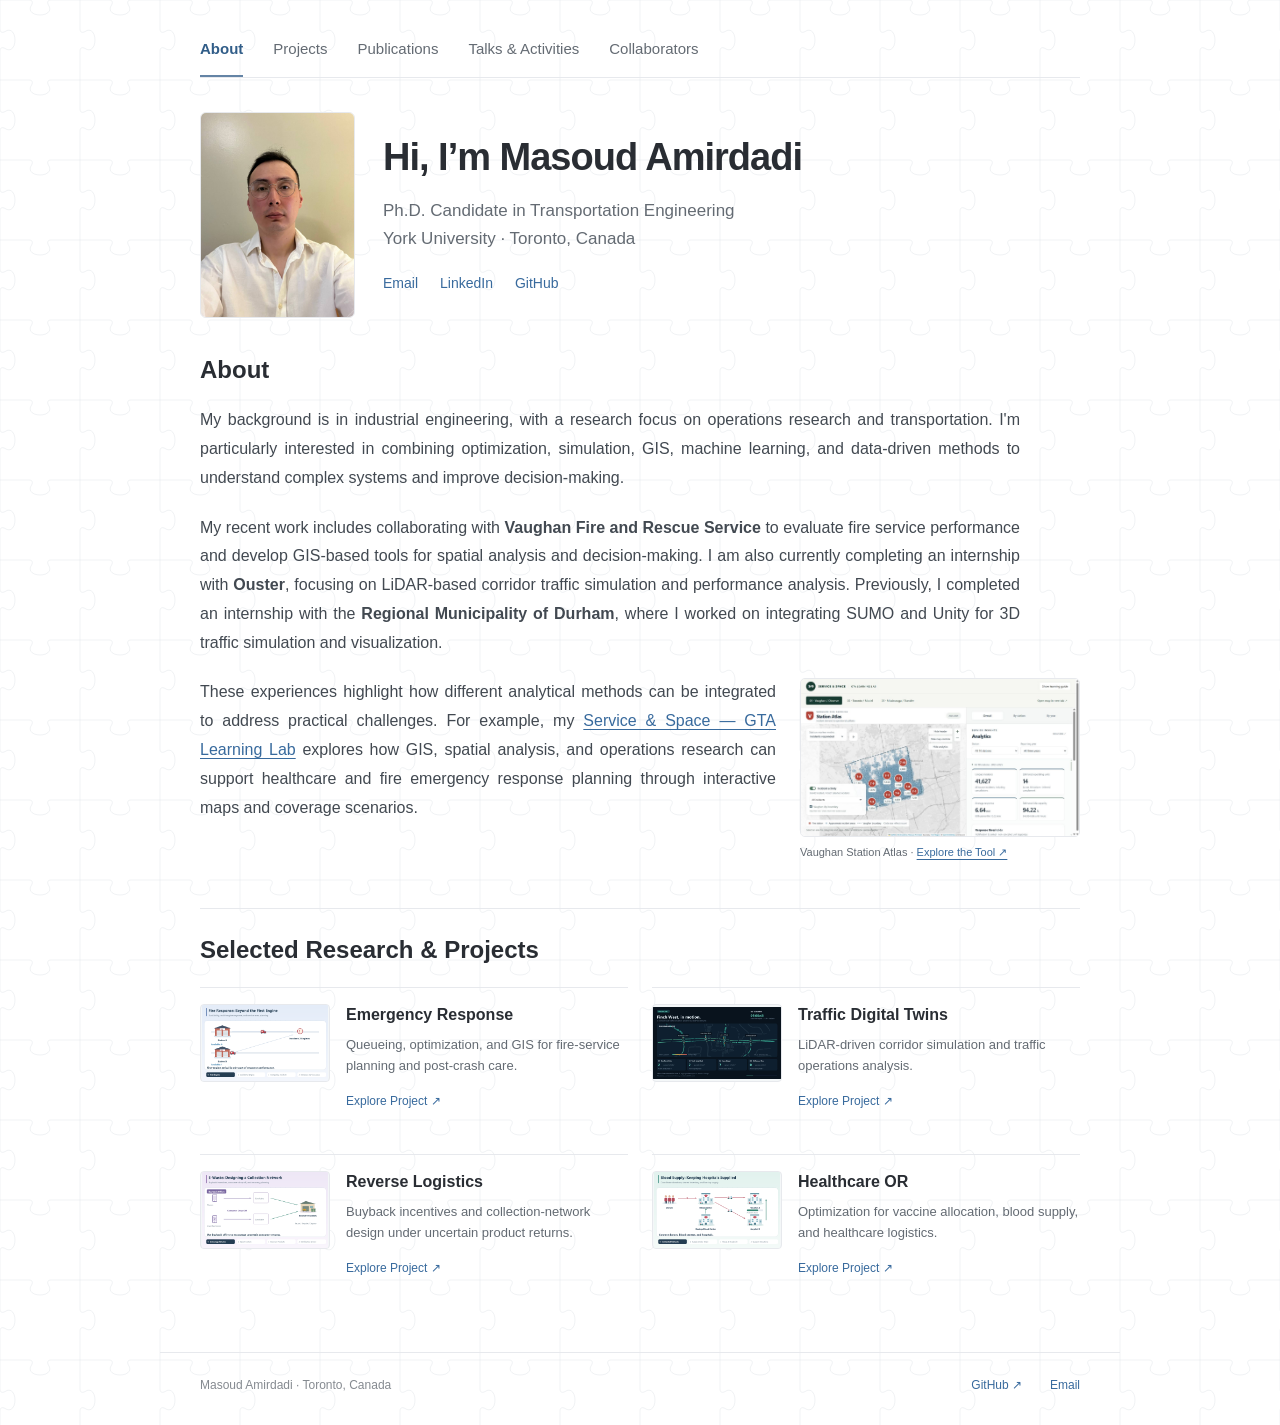
<file: index.html>
<!doctype html><html lang="en"><head><meta charset="utf-8"><meta name="viewport" content="width=device-width, initial-scale=1"><meta name="description" content="Masoud Amirdadi's research in operations research and transportation."><title>Research Portfolio | Masoud Amirdadi</title><link rel="icon" href="assets/favicon.svg" type="image/svg+xml"><meta name="theme-color" content="#315d88"><link rel="stylesheet" href="style.css?v=publications-1"></head><body class="home"><a class="skip" href="#main">Skip to content</a><main id="main"><nav class="page-tabs" aria-label="Main navigation"><a href="index.html" aria-current="page">About</a><a href="projects.html">Projects</a><a href="publications.html">Publications</a><a href="activities.html">Talks &amp; Activities</a><a href="collaborators.html">Collaborators</a></nav><section class="profile"><img class="profile-portrait" src="assets/masoud-amirdadi-portrait.png" alt="Masoud Amirdadi" width="248" height="331"><div class="profile-details"><h1>Hi, I’m Masoud Amirdadi</h1><p class="position">Ph.D. Candidate in Transportation Engineering<br>York University · Toronto, Canada</p><div class="profile-links"><a href="mailto:masoud92@yorku.ca">Email</a><a href="https://www.linkedin.com/in/masoud-amirdadi-058742201/">LinkedIn</a><a href="https://github.com/Masoud-Amirdadi">GitHub</a></div></div></section><section id="about" class="intro"><h2>About</h2><p>My background is in industrial engineering, with a research focus on operations research and transportation. I'm particularly interested in combining optimization, simulation, GIS, machine learning, and data-driven methods to understand complex systems and improve decision-making.</p><p>My recent work includes collaborating with <strong>Vaughan Fire and Rescue Service</strong> to evaluate fire service performance and develop GIS-based tools for spatial analysis and decision-making. I am also currently completing an internship with <strong>Ouster</strong>, focusing on LiDAR-based corridor traffic simulation and performance analysis. Previously, I completed an internship with the <strong>Regional Municipality of Durham</strong>, where I worked on integrating SUMO and Unity for 3D traffic simulation and visualization.</p><div class="intro-tool"><p>These experiences highlight how different analytical methods can be integrated to address practical challenges. For example, my <a href="https://masoud-amirdadi.github.io/Fire_Stations_Coverage_GTA/">Service &amp; Space — GTA Learning Lab</a> explores how GIS, spatial analysis, and operations research can support healthcare and fire emergency response planning through interactive maps and coverage scenarios.</p><figure class="intro-tool-preview"><a href="https://masoud-amirdadi.github.io/Fire_Stations_Coverage_GTA/" aria-label="Explore Service and Space — GTA Learning Lab"><img src="assets/service-space-preview.png" alt="Service and Space: Vaughan station atlas with an interactive fire-station map and service analytics." width="1265" height="712" loading="lazy"></a><figcaption>Vaughan Station Atlas · <a href="https://masoud-amirdadi.github.io/Fire_Stations_Coverage_GTA/">Explore the Tool ↗</a></figcaption></figure></div></section><section class="home-research" aria-labelledby="home-research-title"><h2 id="home-research-title">Selected Research &amp; Projects</h2><div class="research-preview-grid"><a class="research-preview" href="projects.html#emergency"><img src="assets/fire-response-poster.png" alt="" loading="lazy" width="900" height="540"><div><h3>Emergency Response</h3><p>Queueing, optimization, and GIS for fire-service planning and post-crash care.</p><span class="preview-link">Explore Project ↗</span></div></a><a class="research-preview" href="projects.html#transport"><img src="assets/finch-west-poster.jpg" alt="" loading="lazy" width="900" height="540"><div><h3>Traffic Digital Twins</h3><p>LiDAR-driven corridor simulation and traffic operations analysis.</p><span class="preview-link">Explore Project ↗</span></div></a><a class="research-preview" href="projects.html#reverse"><img src="assets/reverse-credibility-poster.png" alt="" loading="lazy" width="900" height="540"><div><h3>Reverse Logistics</h3><p>Buyback incentives and collection-network design under uncertain product returns.</p><span class="preview-link">Explore Project ↗</span></div></a><a class="research-preview" href="projects.html#healthcare"><img src="assets/blood-supply-poster.png" alt="" loading="lazy" width="900" height="540"><div><h3>Healthcare OR</h3><p>Optimization for vaccine allocation, blood supply, and healthcare logistics.</p><span class="preview-link">Explore Project ↗</span></div></a></div></section></main><footer><span>Masoud Amirdadi · Toronto, Canada</span><a href="https://github.com/Masoud-Amirdadi">GitHub ↗</a><a href="mailto:masoud92@yorku.ca">Email</a></footer><script src="script.js?v=media-2"></script></body></html>
</file>
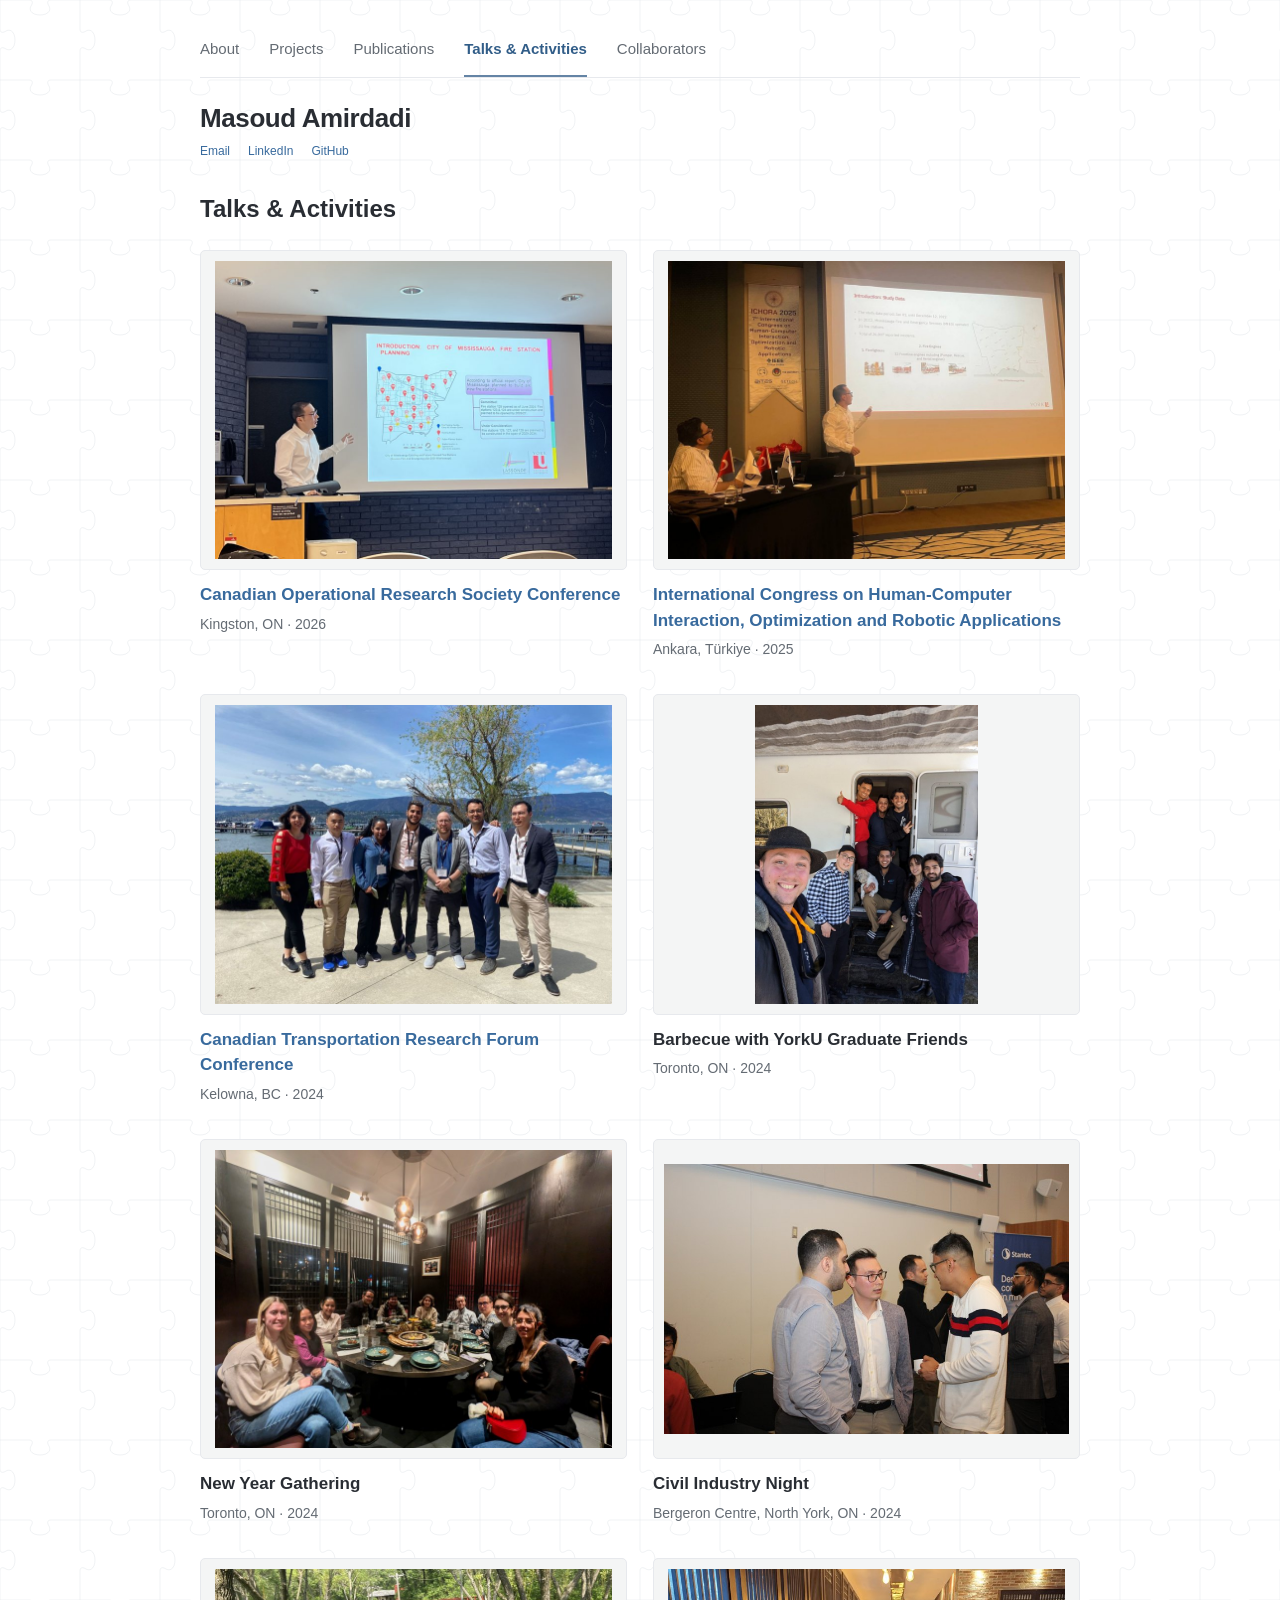
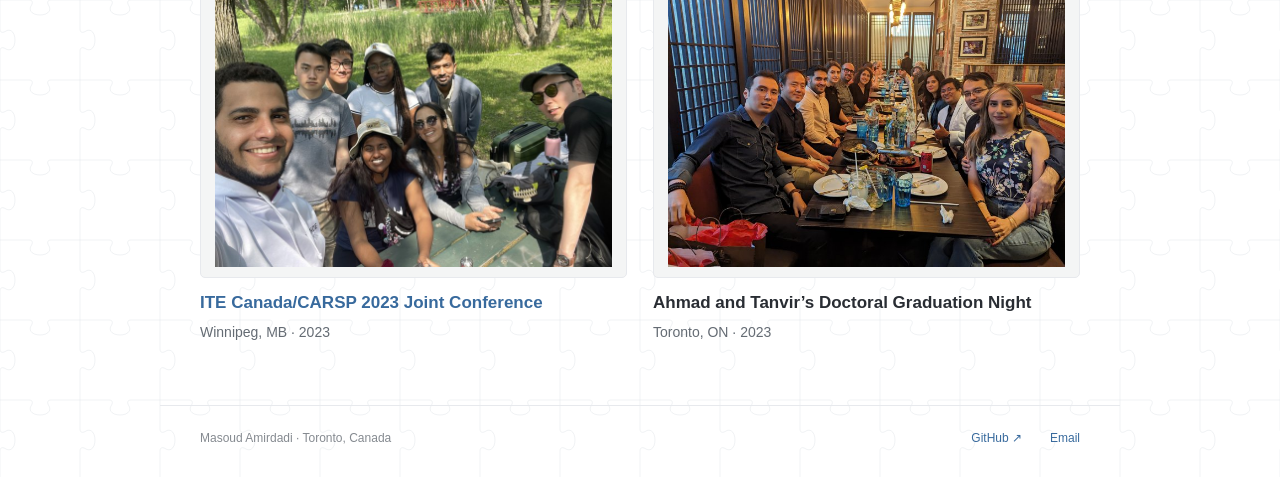
<file: activities.html>
<!doctype html><html lang="en"><head><meta charset="utf-8"><meta name="viewport" content="width=device-width, initial-scale=1"><meta name="description" content="Masoud Amirdadi's research in operations research and transportation."><title>Talks &amp; Activities | Masoud Amirdadi</title><link rel="icon" href="assets/favicon.svg" type="image/svg+xml"><meta name="theme-color" content="#315d88"><link rel="stylesheet" href="style.css?v=publications-1"></head><body class="home subpage"><a class="skip" href="#main">Skip to content</a><main id="main"><nav class="page-tabs" aria-label="Main navigation"><a href="index.html">About</a><a href="projects.html">Projects</a><a href="publications.html">Publications</a><a href="activities.html" aria-current="page">Talks &amp; Activities</a><a href="collaborators.html">Collaborators</a></nav><section class="profile"><div class="profile-details"><h1>Masoud Amirdadi</h1><div class="profile-links"><a href="mailto:masoud92@yorku.ca">Email</a><a href="https://www.linkedin.com/in/masoud-amirdadi-058742201/">LinkedIn</a><a href="https://github.com/Masoud-Amirdadi">GitHub</a></div></div></section><section class="activities"><h2>Talks &amp; Activities</h2><div class="activity-grid"><figure class="activity-card"><a class="gallery-photo" href="assets/activities/cors-2026.jpg" data-caption="Canadian Operational Research Society Conference · Kingston, ON · 2026" aria-label="Enlarge photo: Canadian Operational Research Society Conference · Kingston, ON · 2026"><img src="assets/activities/cors-2026-thumb.jpg" alt="Presentation on Mississauga fire-station planning at the Canadian Operational Research Society Conference in Kingston in 2026" loading="lazy"></a><figcaption><h3><a href="https://site.pheedloop.com/event/cors2026/home">Canadian Operational Research Society Conference</a></h3><p>Kingston, ON · 2026</p></figcaption></figure><figure class="activity-card"><a class="gallery-photo" href="assets/activities/ankara-2025.jpg?v=presentation" data-caption="International Congress on Human-Computer Interaction, Optimization and Robotic Applications · Ankara, Türkiye · 2025" aria-label="Enlarge photo: International Congress on Human-Computer Interaction, Optimization and Robotic Applications · Ankara, Türkiye · 2025"><img src="assets/activities/ankara-2025-thumb.jpg?v=presentation" alt="Presenting fire emergency response research at ICHORA 2025 in Ankara" loading="lazy"></a><figcaption><h3><a href="https://ichoracongress.com/">International Congress on Human-Computer Interaction, Optimization and Robotic Applications</a></h3><p>Ankara, Türkiye · 2025</p></figcaption></figure><figure class="activity-card"><a class="gallery-photo" href="assets/activities/ctrf-2024.jpg" data-caption="Canadian Transportation Research Forum Conference · Kelowna, BC · 2024" aria-label="Enlarge photo: Canadian Transportation Research Forum Conference · Kelowna, BC · 2024"><img src="assets/activities/ctrf-2024-thumb.jpg" alt="Group photograph at Canadian Transportation Research Forum Conference · Kelowna, BC · 2024" loading="lazy"></a><figcaption><h3><a href="https://www.linkedin.com/company/ctrf-grtc/">Canadian Transportation Research Forum Conference</a></h3><p>Kelowna, BC · 2024</p></figcaption></figure><figure class="activity-card"><a class="gallery-photo" href="assets/activities/yorku-barbecue-2024.jpg" data-caption="Barbecue with YorkU Graduate Friends · Toronto, ON · 2024" aria-label="Enlarge photo: Barbecue with YorkU Graduate Friends · Toronto, ON · 2024"><img src="assets/activities/yorku-barbecue-2024-thumb.jpg" alt="Group photograph at Barbecue with YorkU Graduate Friends · Toronto, ON · 2024" loading="lazy"></a><figcaption><h3>Barbecue with YorkU Graduate Friends</h3><p>Toronto, ON · 2024</p></figcaption></figure><figure class="activity-card"><a class="gallery-photo" href="assets/activities/holiday-2024.jpg" data-caption="New Year Gathering · Toronto, ON · 2024" aria-label="Enlarge photo: New Year Gathering · Toronto, ON · 2024"><img src="assets/activities/holiday-2024-thumb.jpg" alt="Group photograph at New Year Gathering · Toronto, ON · 2024" loading="lazy"></a><figcaption><h3>New Year Gathering</h3><p>Toronto, ON · 2024</p></figcaption></figure><figure class="activity-card"><a class="gallery-photo" href="assets/activities/civil-industry-2024.jpg" data-caption="Civil Industry Night · Bergeron Centre, North York, ON · 2024" aria-label="Enlarge photo: Civil Industry Night · Bergeron Centre, North York, ON · 2024"><img src="assets/activities/civil-industry-2024-thumb.jpg" alt="Group photograph at Civil Industry Night · Bergeron Centre, North York, ON · 2024" loading="lazy"></a><figcaption><h3>Civil Industry Night</h3><p>Bergeron Centre, North York, ON · 2024</p></figcaption></figure><figure class="activity-card"><a class="gallery-photo" href="assets/activities/winnipeg-conference.jpg" data-caption="ITE Canada/CARSP 2023 Joint Conference · Winnipeg, MB · 2023" aria-label="Enlarge photo: ITE Canada/CARSP 2023 Joint Conference · Winnipeg, MB · 2023"><img src="assets/activities/winnipeg-conference-thumb.jpg" alt="Group photograph at ITE Canada/CARSP 2023 Joint Conference · Winnipeg, MB · 2023" loading="lazy"></a><figcaption><h3><a href="https://carsp.ca/en/events-and-training/conference/past-conferences/ite-canada-carsp-2023-joint-conference/">ITE Canada/CARSP 2023 Joint Conference</a></h3><p>Winnipeg, MB · 2023</p></figcaption></figure><figure class="activity-card"><a class="gallery-photo" href="assets/activities/doctoral-graduation-2023.jpg" data-caption="Ahmad and Tanvir’s Doctoral Graduation Night · Toronto, ON · 2023" aria-label="Enlarge photo: Ahmad and Tanvir’s Doctoral Graduation Night · Toronto, ON · 2023"><img src="assets/activities/doctoral-graduation-2023-thumb.jpg" alt="Group photograph at Ahmad and Tanvir’s Doctoral Graduation Night · Toronto, ON · 2023" loading="lazy"></a><figcaption><h3>Ahmad and Tanvir’s Doctoral Graduation Night</h3><p>Toronto, ON · 2023</p></figcaption></figure></div></section><dialog class="photo-viewer" aria-labelledby="photo-caption"><button type="button" class="photo-close" aria-label="Close photo">Close ×</button><img alt=""><p id="photo-caption"></p></dialog></main><footer><span>Masoud Amirdadi · Toronto, Canada</span><a href="https://github.com/Masoud-Amirdadi">GitHub ↗</a><a href="mailto:masoud92@yorku.ca">Email</a></footer><script src="script.js?v=media-2"></script></body></html>
</file>
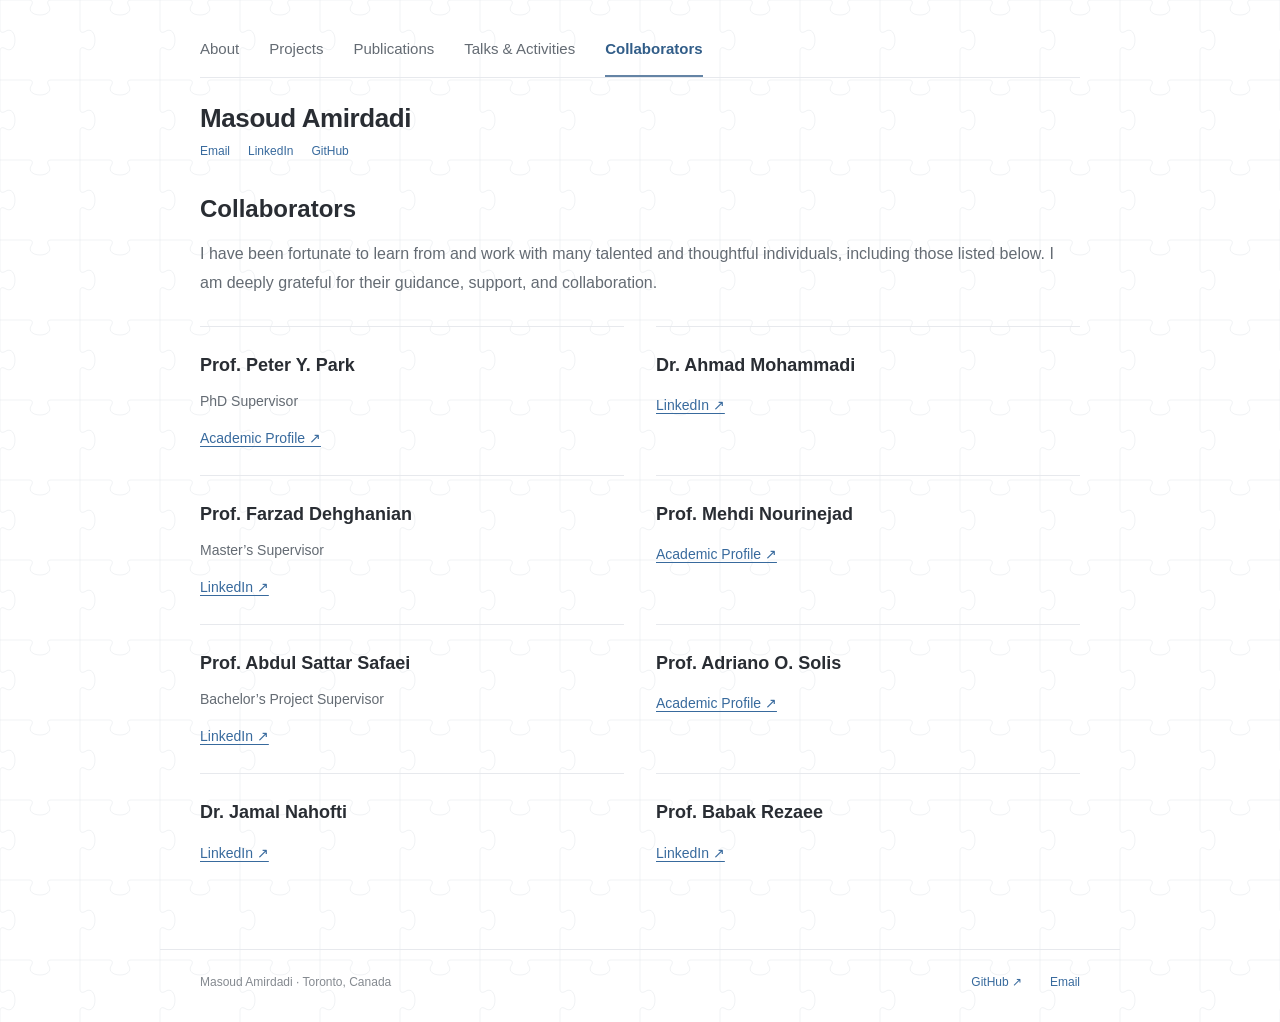
<file: collaborators.html>
<!doctype html><html lang="en"><head><meta charset="utf-8"><meta name="viewport" content="width=device-width, initial-scale=1"><meta name="description" content="Masoud Amirdadi's research in operations research and transportation."><title>Collaborators | Masoud Amirdadi</title><link rel="icon" href="assets/favicon.svg" type="image/svg+xml"><meta name="theme-color" content="#315d88"><link rel="stylesheet" href="style.css?v=publications-1"></head><body class="home subpage"><a class="skip" href="#main">Skip to content</a><main id="main"><nav class="page-tabs" aria-label="Main navigation"><a href="index.html">About</a><a href="projects.html">Projects</a><a href="publications.html">Publications</a><a href="activities.html">Talks &amp; Activities</a><a href="collaborators.html" aria-current="page">Collaborators</a></nav><section class="profile"><div class="profile-details"><h1>Masoud Amirdadi</h1><div class="profile-links"><a href="mailto:masoud92@yorku.ca">Email</a><a href="https://www.linkedin.com/in/masoud-amirdadi-058742201/">LinkedIn</a><a href="https://github.com/Masoud-Amirdadi">GitHub</a></div></div></section><section class="collaborators" aria-labelledby="collaborators-title"><h2 id="collaborators-title">Collaborators</h2><p>I have been fortunate to learn from and work with many talented and thoughtful individuals, including those listed below. I am deeply grateful for their guidance, support, and collaboration.</p><ul class="collaborator-list"><li><h3>Prof. Peter Y. Park</h3><p class="collaborator-role">PhD Supervisor</p><a href="https://lassonde.yorku.ca/users/peter-park">Academic Profile ↗</a></li><li><h3>Dr. Ahmad Mohammadi</h3><a href="https://ca.linkedin.com/in/ahmadmohammadi1441">LinkedIn ↗</a></li><li><h3>Prof. Farzad Dehghanian</h3><p class="collaborator-role">Master’s Supervisor</p><a href="https://ir.linkedin.com/in/farzad-dehghanian-8a104710b">LinkedIn ↗</a></li><li><h3>Prof. Mehdi Nourinejad</h3><a href="https://lassonde.yorku.ca/users/mehdi-nourinejad">Academic Profile ↗</a></li><li><h3>Prof. Abdul Sattar Safaei</h3><p class="collaborator-role">Bachelor’s Project Supervisor</p><a href="https://au.linkedin.com/in/abdulsattarsafaei">LinkedIn ↗</a></li><li><h3>Prof. Adriano O. Solis</h3><a href="https://profiles.laps.yorku.ca/profiles/asolis/">Academic Profile ↗</a></li><li><h3>Dr. Jamal Nahofti</h3><a href="https://www.linkedin.com/in/jamalnahofti">LinkedIn ↗</a></li><li><h3>Prof. Babak Rezaee</h3><a href="https://www.linkedin.com/in/babak-rezaee-6b807042/">LinkedIn ↗</a></li></ul></section></main><footer><span>Masoud Amirdadi · Toronto, Canada</span><a href="https://github.com/Masoud-Amirdadi">GitHub ↗</a><a href="mailto:masoud92@yorku.ca">Email</a></footer><script src="script.js?v=media-2"></script></body></html>
</file>
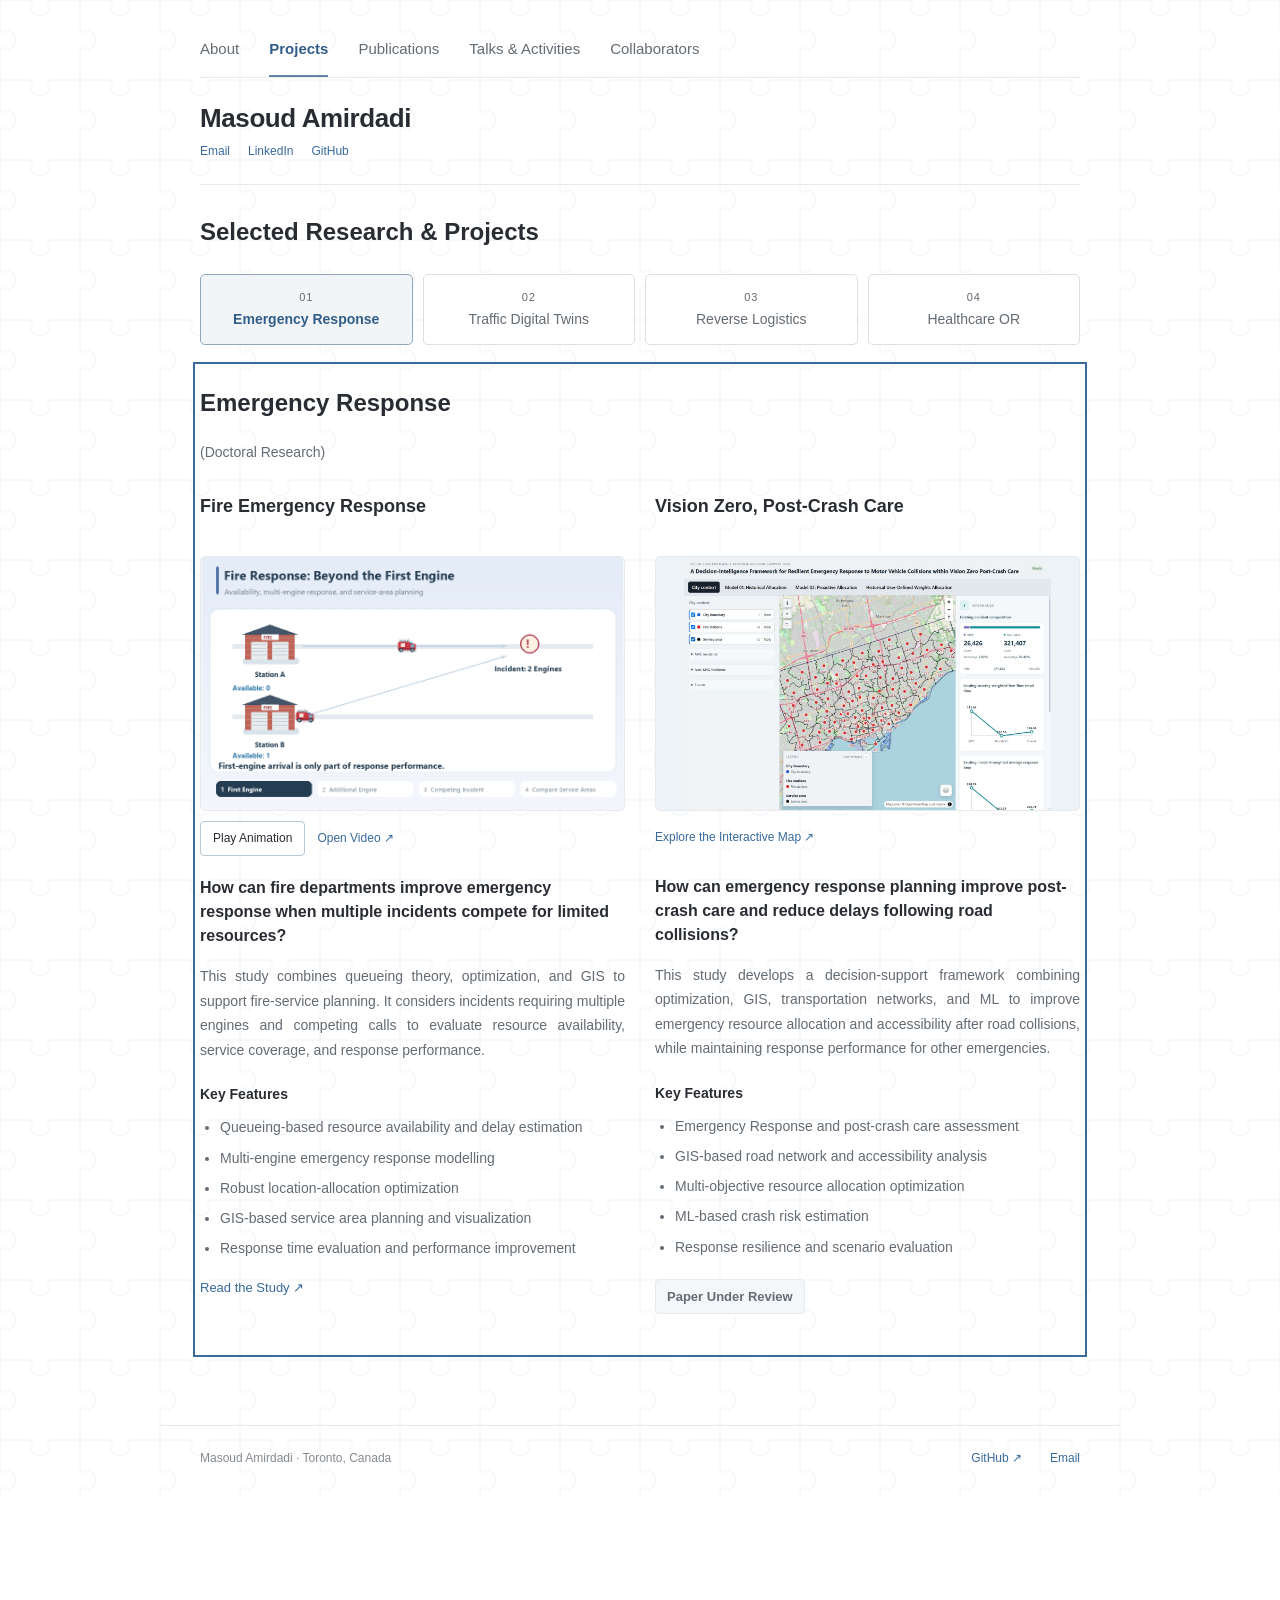
<file: emergency.html>
<!doctype html><html lang="en"><head><meta charset="utf-8"><meta http-equiv="refresh" content="0; url=projects.html#emergency"><title>Emergency Response | Masoud Amirdadi</title></head><body><p><a href="projects.html#emergency">View this project on the portfolio homepage</a></p></body></html>
</file>
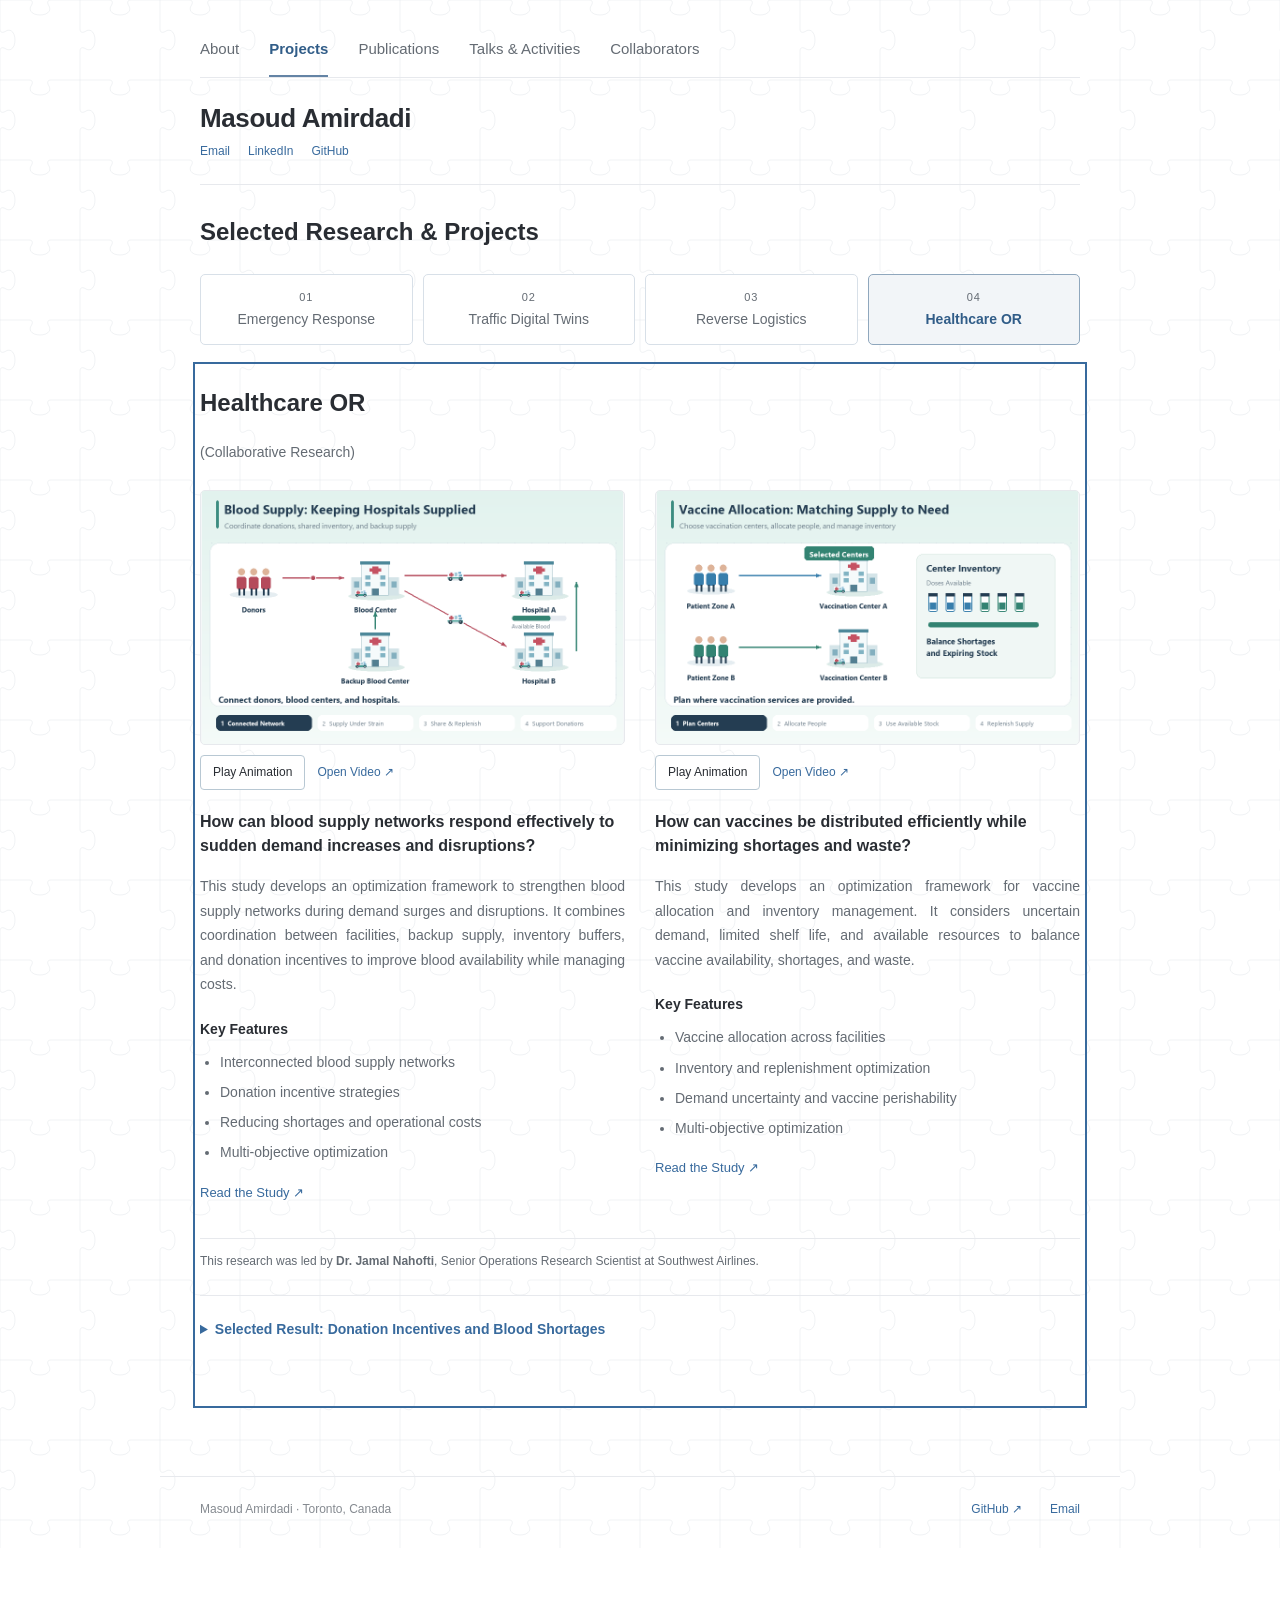
<file: healthcare.html>
<!doctype html><html lang="en"><head><meta charset="utf-8"><meta http-equiv="refresh" content="0; url=projects.html#healthcare"><title>Healthcare Operations | Masoud Amirdadi</title></head><body><p><a href="projects.html#healthcare">View this project on the portfolio homepage</a></p></body></html>
</file>
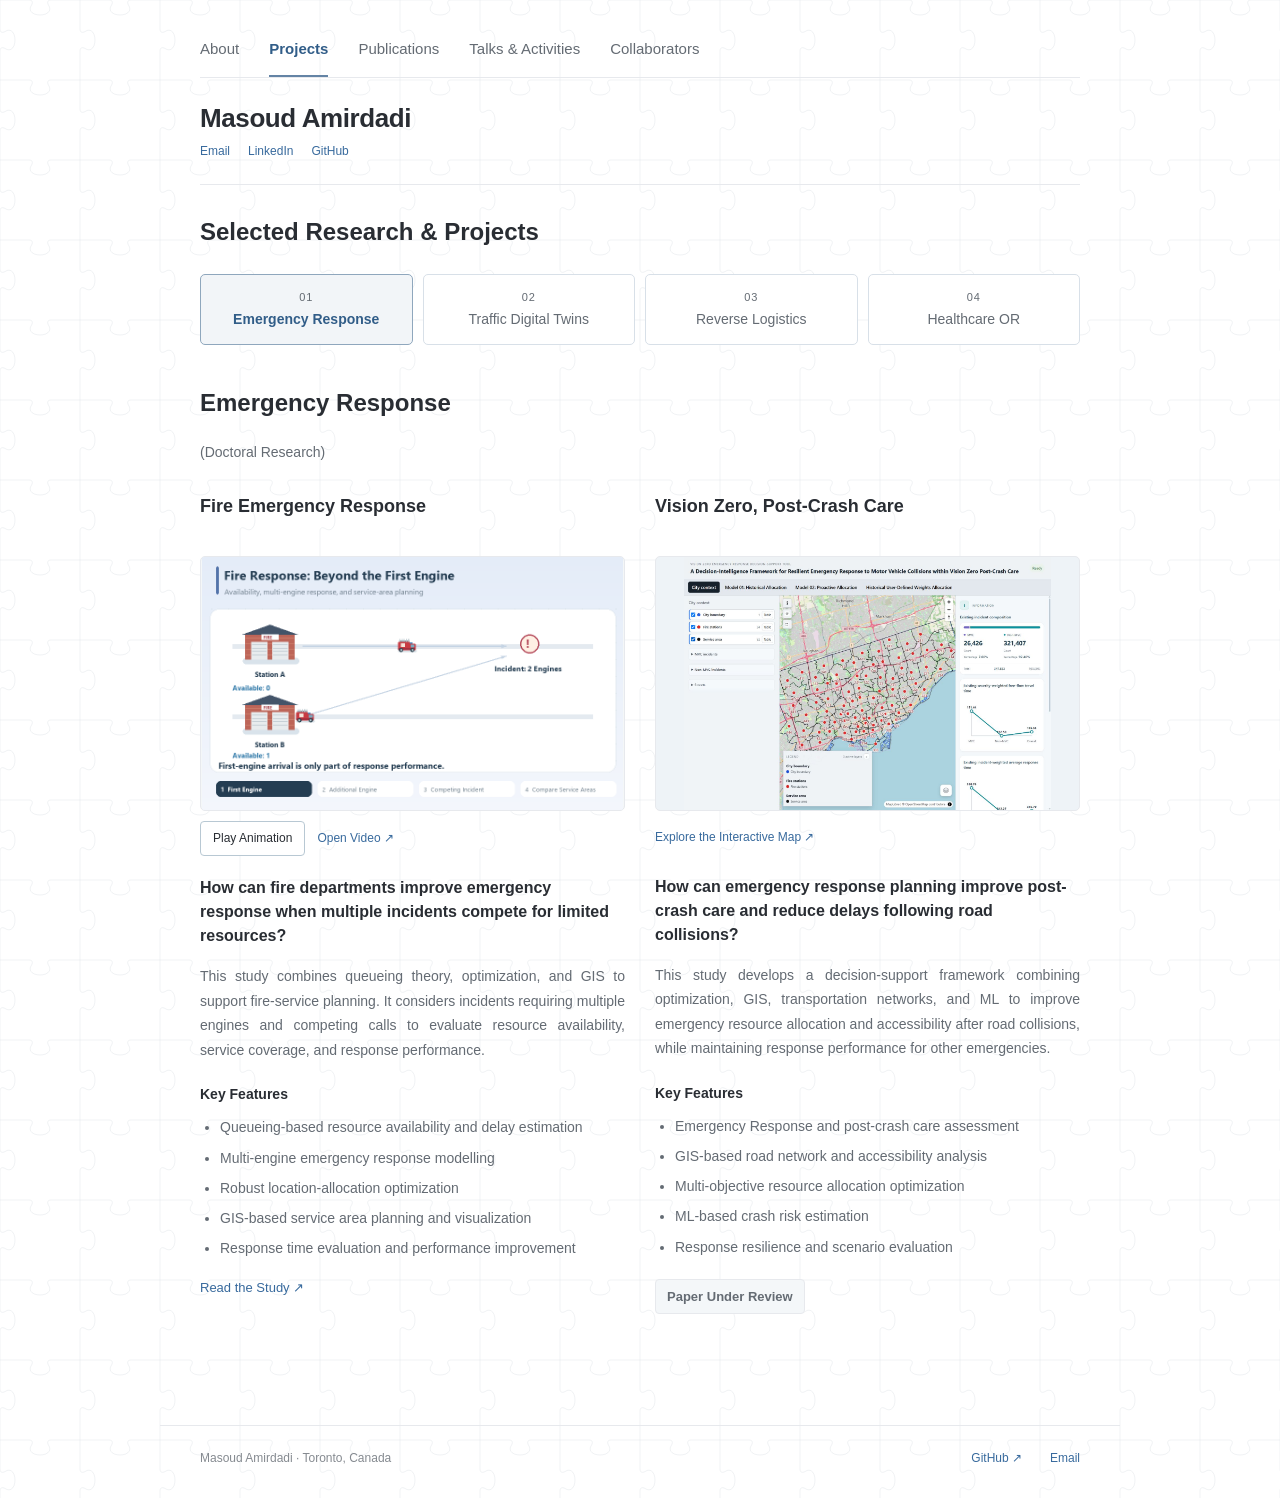
<file: projects.html>
<!doctype html><html lang="en"><head><meta charset="utf-8"><meta name="viewport" content="width=device-width, initial-scale=1"><meta name="description" content="Masoud Amirdadi's research in operations research and transportation."><title>Projects | Masoud Amirdadi</title><link rel="icon" href="assets/favicon.svg" type="image/svg+xml"><meta name="theme-color" content="#315d88"><link rel="stylesheet" href="style.css?v=publications-1"></head><body class="home subpage"><a class="skip" href="#main">Skip to content</a><main id="main"><nav class="page-tabs" aria-label="Main navigation"><a href="index.html">About</a><a href="projects.html" aria-current="page">Projects</a><a href="publications.html">Publications</a><a href="activities.html">Talks &amp; Activities</a><a href="collaborators.html">Collaborators</a></nav><section class="profile"><div class="profile-details"><h1>Masoud Amirdadi</h1><div class="profile-links"><a href="mailto:masoud92@yorku.ca">Email</a><a href="https://www.linkedin.com/in/masoud-amirdadi-058742201/">LinkedIn</a><a href="https://github.com/Masoud-Amirdadi">GitHub</a></div></div></section><section id="projects"><div class="section-heading"><h2>Selected Research & Projects</h2></div><div class="projects"><section id="emergency" class="emergency-feature"><h3>Emergency Response</h3><p class="project-context">(Doctoral Research)</p><div class="emergency-study-grid"><article class="emergency-study"><h4 class="study-name">Fire Emergency Response</h4><figure class="study-animation"><video class="study-video" data-src="assets/fire-response.mp4?v=research-story-2" poster="assets/fire-response-poster.png?v=research-story-2" aria-label="Schematic fire-engine allocation: first arrival, additional engines, competing calls, and backup planning." width="900" height="540" muted loop playsinline preload="none"></video><figcaption><button type="button" class="gif-toggle" aria-pressed="false">Play Animation</button><a href="assets/fire-response.mp4?v=research-story-2" target="_blank" rel="noopener">Open Video ↗</a></figcaption></figure><div class="study-explanation"><p class="study-question"><strong>How can fire departments improve emergency response when multiple incidents compete for limited resources?</strong></p><p>This study combines queueing theory, optimization, and GIS to support fire-service planning. It considers incidents requiring multiple engines and competing calls to evaluate resource availability, service coverage, and response performance.</p><h4>Key Features</h4><ul><li>Queueing-based resource availability and delay estimation</li><li>Multi-engine emergency response modelling</li><li>Robust location-allocation optimization</li><li>GIS-based service area planning and visualization</li><li>Response time evaluation and performance improvement</li></ul></div><a class="text-link" href="https://doi.org/10.1016/j.ssci.2026.107327">Read the Study ↗</a></article><article class="emergency-study"><h4 class="study-name">Vision Zero, Post-Crash Care</h4><figure class="map-preview"><a href="https://interactive-urban-mapping.github.io/Vision-Zero_Post-crash-Care/" target="_blank" rel="noopener"><img src="assets/post-crash-care-map.png" alt="Vision Zero decision-support tool showing Toronto fire stations, service areas, and response indicators." loading="lazy"></a><figcaption><a href="https://interactive-urban-mapping.github.io/Vision-Zero_Post-crash-Care/" target="_blank" rel="noopener">Explore the Interactive Map ↗</a></figcaption></figure><div class="study-explanation"><p class="study-question"><strong>How can emergency response planning improve post-crash care and reduce delays following road collisions?</strong></p><p>This study develops a decision-support framework combining optimization, GIS, transportation networks, and ML to improve emergency resource allocation and accessibility after road collisions, while maintaining response performance for other emergencies.</p><h4>Key Features</h4><ul><li>Emergency Response and post-crash care assessment</li><li>GIS-based road network and accessibility analysis</li><li>Multi-objective resource allocation optimization</li><li>ML-based crash risk estimation</li><li>Response resilience and scenario evaluation</li></ul></div><p class="study-status">Paper Under Review</p></article></div></section><section id="transport" class="transport-feature"><h3>Traffic Digital Twins</h3><p class="project-context">(Internship Project)</p><video class="transport-video" controls muted loop playsinline preload="metadata" poster="assets/finch-west-poster.jpg" aria-label="Finch West TrafficSim corridor simulation"><source src="assets/finch-west-demo.mp4" type="video/mp4">Your browser does not support embedded video. <a href="assets/finch-west-demo.mp4">Open the simulation video</a>.</video><div class="study-explanation"><p class="study-question"><strong>How can real-world traffic data be used to simulate and improve traffic operations?</strong></p><p>This ongoing project uses stationary LiDAR data to develop traffic simulations and digital twins of urban corridors, integrating traffic flow modelling and RL to evaluate and improve traffic operations.</p><h4>Key Features</h4><ul><li>Vehicle trajectory extraction from stationary LiDAR data</li><li>Traffic corridor simulation and model calibration</li><li>Development of data-driven traffic digital twins</li><li>RL-based traffic signal optimization</li><li>Evaluation of traffic flow, congestion, and operational improvements</li></ul></div><p class="study-status">Ongoing Project</p><p class="project-credit">This project is led by <strong><em>Mehdi Nourinejad</em></strong>, Associate Professor of Civil Engineering at York University and an Amazon Scholar at Amazon Science.</p></section><section id="reverse" class="reverse-feature"><h3>Reverse Logistics</h3><p class="project-context">(Master&#8217;s Thesis)</p><div class="reverse-study-grid"><article class="reverse-study"><h4 class="study-name">Robust Fuzzy Network Design</h4><figure class="study-animation"><video class="study-video" data-src="assets/reverse-robust.mp4?v=research-story-2" poster="assets/reverse-robust-poster.png?v=research-story-2" aria-label="Robust Fuzzy Network Design: animated study overview." width="900" height="540" muted loop playsinline preload="none"></video><figcaption><button type="button" class="gif-toggle" aria-pressed="false">Play Animation</button><a href="assets/reverse-robust.mp4?v=research-story-2" target="_blank" rel="noopener">Open Video ↗</a></figcaption></figure><div class="study-explanation"><p class="study-question"><strong>How can companies encourage product returns while managing uncertainty in collection rates?</strong></p><p>This study connects condition-based buyback offers with collection-network design. Robust fuzzy optimization accounts for differences between expected and actual product returns, supporting decisions under uncertainty.</p><h4>Key Features</h4><ul><li>Buyback incentives based on used-product condition</li><li>Uncertain product return rates</li><li>Robust fuzzy optimization</li><li>Network design and collection planning</li><li>Lagrangian relaxation for efficient solution</li></ul></div><a class="text-link" href="https://doi.org/10.1108/JM2-04-2020-0115">Read the Study ↗</a></article><article class="reverse-study"><h4 class="study-name">Credibility-Based E-Waste Collection</h4><figure class="study-animation"><video class="study-video" data-src="assets/reverse-credibility.mp4?v=research-story-2" poster="assets/reverse-credibility-poster.png?v=research-story-2" aria-label="Credibility-Based E-Waste Collection: animated study overview." width="900" height="540" muted loop playsinline preload="none"></video><figcaption><button type="button" class="gif-toggle" aria-pressed="false">Play Animation</button><a href="assets/reverse-credibility.mp4?v=research-story-2" target="_blank" rel="noopener">Open Video ↗</a></figcaption></figure><div class="study-explanation"><p class="study-question"><strong>How can used electronic products be collected efficiently for recovery and recycling?</strong></p><p>This study integrates buyback incentives and collection-network planning to support e-waste recovery. It models uncertain consumer return behaviour and examines how confidence requirements affect collection decisions and costs.</p><h4>Key Features</h4><ul><li>Collection center location and allocation</li><li>Product-condition-based buyback offers</li><li>Fuzzy modelling of product return probabilities</li><li>Optimization of collection quantities and product flows</li><li>Credibility-based uncertainty management</li></ul></div><a class="text-link" href="https://doi.org/10.1177/0734242X211045210">Read the Study ↗</a></article></div><details class="published-result"><summary>Selected Result: Robust Fuzzy vs Scenario-Based Solutions</summary><figure><a href="assets/reverse-published-result.png" target="_blank" rel="noopener" aria-label="Open full-size result figure"><img src="assets/reverse-published-result.png" alt="Published plot comparing costs of robust fuzzy and scenario-based fuzzy solutions across deficiency penalties." loading="lazy"></a><figcaption><p>The robust fuzzy model achieved lower evaluated costs than the fixed-level scenario-based fuzzy alternatives in the reported experiments.</p><a href="https://doi.org/10.1108/JM2-04-2020-0115">Figure 7 · Amirdadi and Dehghanian · Read the Study ↗</a></figcaption></figure></details></section><section id="healthcare" class="healthcare-feature"><h3>Healthcare OR</h3><p class="project-context">(Collaborative Research)</p><div class="healthcare-study-grid"><article class="healthcare-study"><figure class="study-animation"><video class="study-video" data-src="assets/blood-supply.mp4?v=research-story-2" poster="assets/blood-supply-poster.png?v=research-story-2" aria-label="Blood Supply Networks: animated study overview" width="900" height="540" muted loop playsinline preload="none"></video><figcaption><button type="button" class="gif-toggle" aria-pressed="false">Play Animation</button><a href="assets/blood-supply.mp4?v=research-story-2" target="_blank" rel="noopener">Open Video ↗</a></figcaption></figure><div class="study-explanation"><p class="study-question"><strong>How can blood supply networks respond effectively to sudden demand increases and disruptions?</strong></p><p>This study develops an optimization framework to strengthen blood supply networks during demand surges and disruptions. It combines coordination between facilities, backup supply, inventory buffers, and donation incentives to improve blood availability while managing costs.</p><h4>Key Features</h4><ul><li>Interconnected blood supply networks</li><li>Donation incentive strategies</li><li>Reducing shortages and operational costs</li><li>Multi-objective optimization</li></ul></div><a class="text-link" href="https://doi.org/10.1007/s12652-021-03594-y">Read the Study ↗</a></article><article class="healthcare-study"><figure class="study-animation"><video class="study-video" data-src="assets/vaccine-allocation.mp4?v=research-story-2" poster="assets/vaccine-allocation-poster.png?v=research-story-2" aria-label="Vaccine Allocation and Inventory: animated study overview" width="900" height="540" muted loop playsinline preload="none"></video><figcaption><button type="button" class="gif-toggle" aria-pressed="false">Play Animation</button><a href="assets/vaccine-allocation.mp4?v=research-story-2" target="_blank" rel="noopener">Open Video ↗</a></figcaption></figure><div class="study-explanation"><p class="study-question"><strong>How can vaccines be distributed efficiently while minimizing shortages and waste?</strong></p><p>This study develops an optimization framework for vaccine allocation and inventory management. It considers uncertain demand, limited shelf life, and available resources to balance vaccine availability, shortages, and waste.</p><h4>Key Features</h4><ul><li>Vaccine allocation across facilities</li><li>Inventory and replenishment optimization</li><li>Demand uncertainty and vaccine perishability</li><li>Multi-objective optimization</li></ul></div><a class="text-link" href="https://doi.org/10.1016/j.asoc.2022.109801">Read the Study ↗</a></article></div><p class="project-credit">This research was led by <strong>Dr. Jamal Nahofti</strong>, Senior Operations Research Scientist at Southwest Airlines.</p><details class="published-result"><summary>Selected Result: Donation Incentives and Blood Shortages</summary><figure><a href="assets/blood-published-result.png" target="_blank" rel="noopener" aria-label="Open full-size result figure"><img src="assets/blood-published-result.png" alt="Published plot showing total blood shortages versus donation rate for six disaster scenarios." loading="lazy"></a><figcaption><p>With backup supply available, greater donor participation reduced shortages across the six disaster scenarios. The horizontal axis represents the donation rate; s1–s6 identify the scenarios.</p><a href="https://doi.org/10.1007/s12652-021-03594-y">Figure 6 · Nahofti Kohneh et al. · Read the Study ↗</a></figcaption></figure></details></section></div></section></main><footer><span>Masoud Amirdadi · Toronto, Canada</span><a href="https://github.com/Masoud-Amirdadi">GitHub ↗</a><a href="mailto:masoud92@yorku.ca">Email</a></footer><script src="script.js?v=media-2"></script></body></html>
</file>
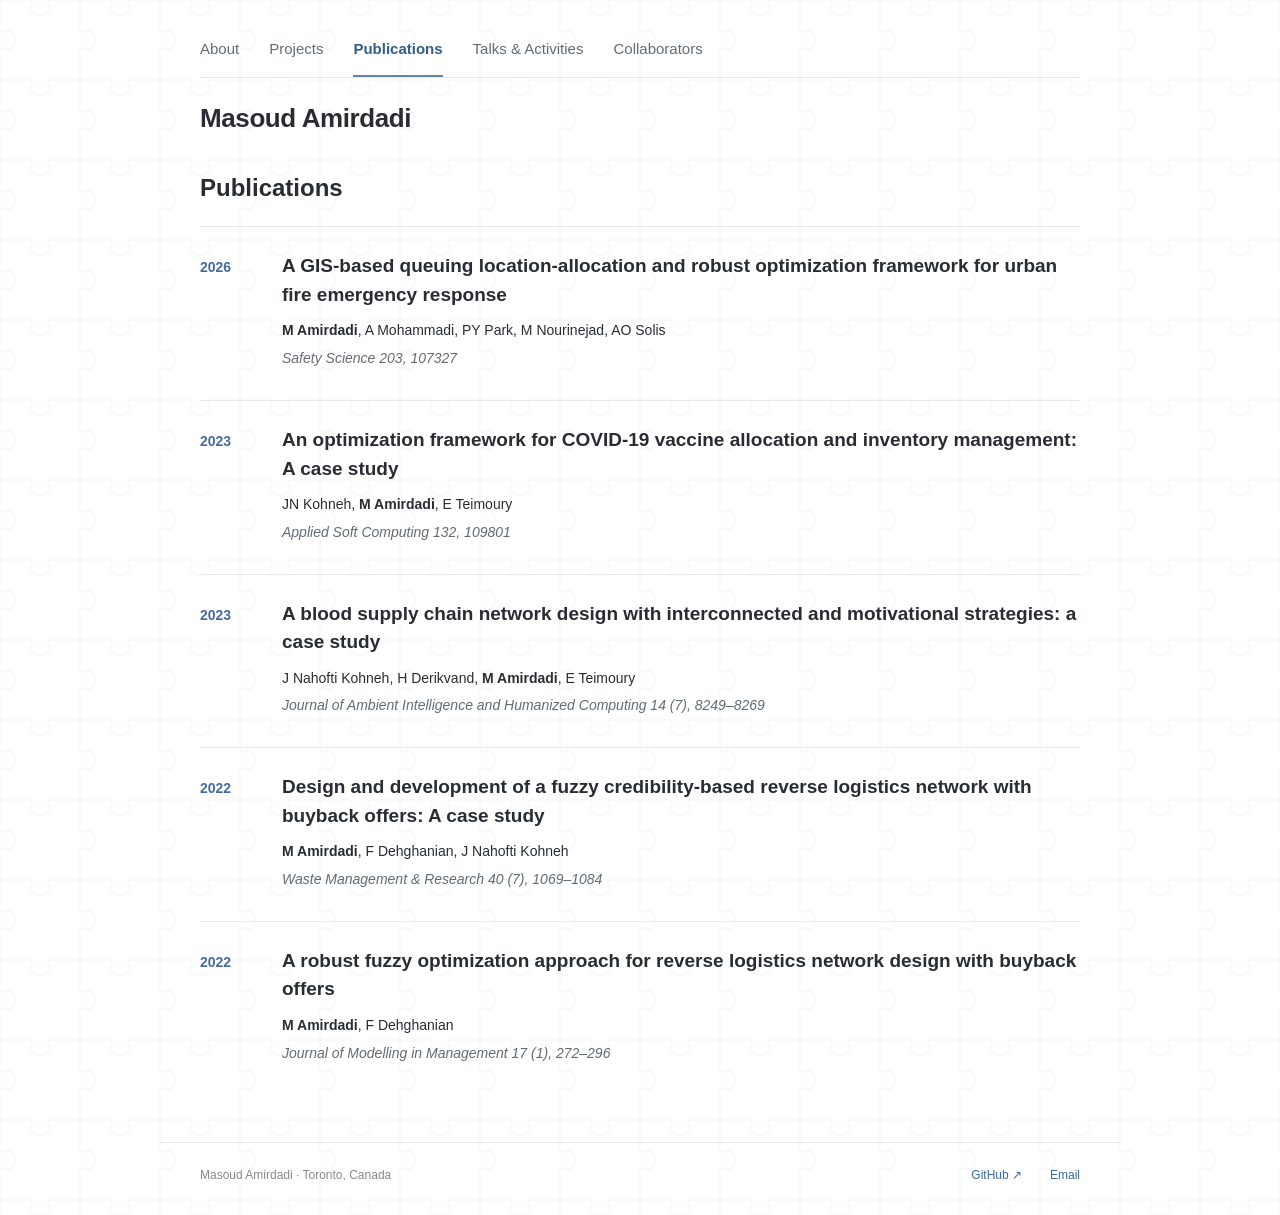
<file: publications.html>
<!doctype html><html lang="en"><head><meta charset="utf-8"><meta name="viewport" content="width=device-width, initial-scale=1"><meta name="description" content="Publications by Masoud Amirdadi in healthcare optimization, emergency response, and reverse logistics."><title>Publications | Masoud Amirdadi</title><link rel="icon" href="assets/favicon.svg" type="image/svg+xml"><meta name="theme-color" content="#315d88"><link rel="stylesheet" href="style.css?v=publications-1"></head><body class="home subpage"><a class="skip" href="#main">Skip to content</a><main id="main"><nav class="page-tabs" aria-label="Main navigation"><a href="index.html">About</a><a href="projects.html">Projects</a><a href="publications.html" aria-current="page">Publications</a><a href="activities.html">Talks &amp; Activities</a><a href="collaborators.html">Collaborators</a></nav><section class="profile"><div class="profile-details"><h1>Masoud Amirdadi</h1></div></section><section class="publications" aria-labelledby="publications-title"><h2 id="publications-title">Publications</h2><ul class="publication-list"><li><span class="publication-year">2026</span><div><h3><a href="https://scholar.google.com/citations?view_op=view_citation&amp;hl=en&amp;user=JSS_i_AAAAAJ&amp;citation_for_view=JSS_i_AAAAAJ:IjCSPb-OGe4C">A GIS-based queuing location-allocation and robust optimization framework for urban fire emergency response</a></h3><p class="publication-authors"><strong>M Amirdadi</strong>, A Mohammadi, PY Park, M Nourinejad, AO Solis</p><p class="publication-journal">Safety Science 203, 107327</p></div></li><li><span class="publication-year">2023</span><div><h3><a href="https://scholar.google.com/citations?view_op=view_citation&amp;hl=en&amp;user=JSS_i_AAAAAJ&amp;citation_for_view=JSS_i_AAAAAJ:2osOgNQ5qMEC">An optimization framework for COVID-19 vaccine allocation and inventory management: A case study</a></h3><p class="publication-authors">JN Kohneh, <strong>M Amirdadi</strong>, E Teimoury</p><p class="publication-journal">Applied Soft Computing 132, 109801</p></div></li><li><span class="publication-year">2023</span><div><h3><a href="https://scholar.google.com/citations?view_op=view_citation&amp;hl=en&amp;user=JSS_i_AAAAAJ&amp;citation_for_view=JSS_i_AAAAAJ:9yKSN-GCB0IC">A blood supply chain network design with interconnected and motivational strategies: a case study</a></h3><p class="publication-authors">J Nahofti Kohneh, H Derikvand, <strong>M Amirdadi</strong>, E Teimoury</p><p class="publication-journal">Journal of Ambient Intelligence and Humanized Computing 14 (7), 8249–8269</p></div></li><li><span class="publication-year">2022</span><div><h3><a href="https://scholar.google.com/citations?view_op=view_citation&amp;hl=en&amp;user=JSS_i_AAAAAJ&amp;citation_for_view=JSS_i_AAAAAJ:d1gkVwhDpl0C">Design and development of a fuzzy credibility-based reverse logistics network with buyback offers: A case study</a></h3><p class="publication-authors"><strong>M Amirdadi</strong>, F Dehghanian, J Nahofti Kohneh</p><p class="publication-journal">Waste Management &amp; Research 40 (7), 1069–1084</p></div></li><li><span class="publication-year">2022</span><div><h3><a href="https://scholar.google.com/citations?view_op=view_citation&amp;hl=en&amp;user=JSS_i_AAAAAJ&amp;citation_for_view=JSS_i_AAAAAJ:u5HHmVD_uO8C">A robust fuzzy optimization approach for reverse logistics network design with buyback offers</a></h3><p class="publication-authors"><strong>M Amirdadi</strong>, F Dehghanian</p><p class="publication-journal">Journal of Modelling in Management 17 (1), 272–296</p></div></li></ul></section></main><footer><span>Masoud Amirdadi · Toronto, Canada</span><a href="https://github.com/Masoud-Amirdadi">GitHub ↗</a><a href="mailto:masoud92@yorku.ca">Email</a></footer><script src="script.js?v=media-2"></script></body></html>
</file>
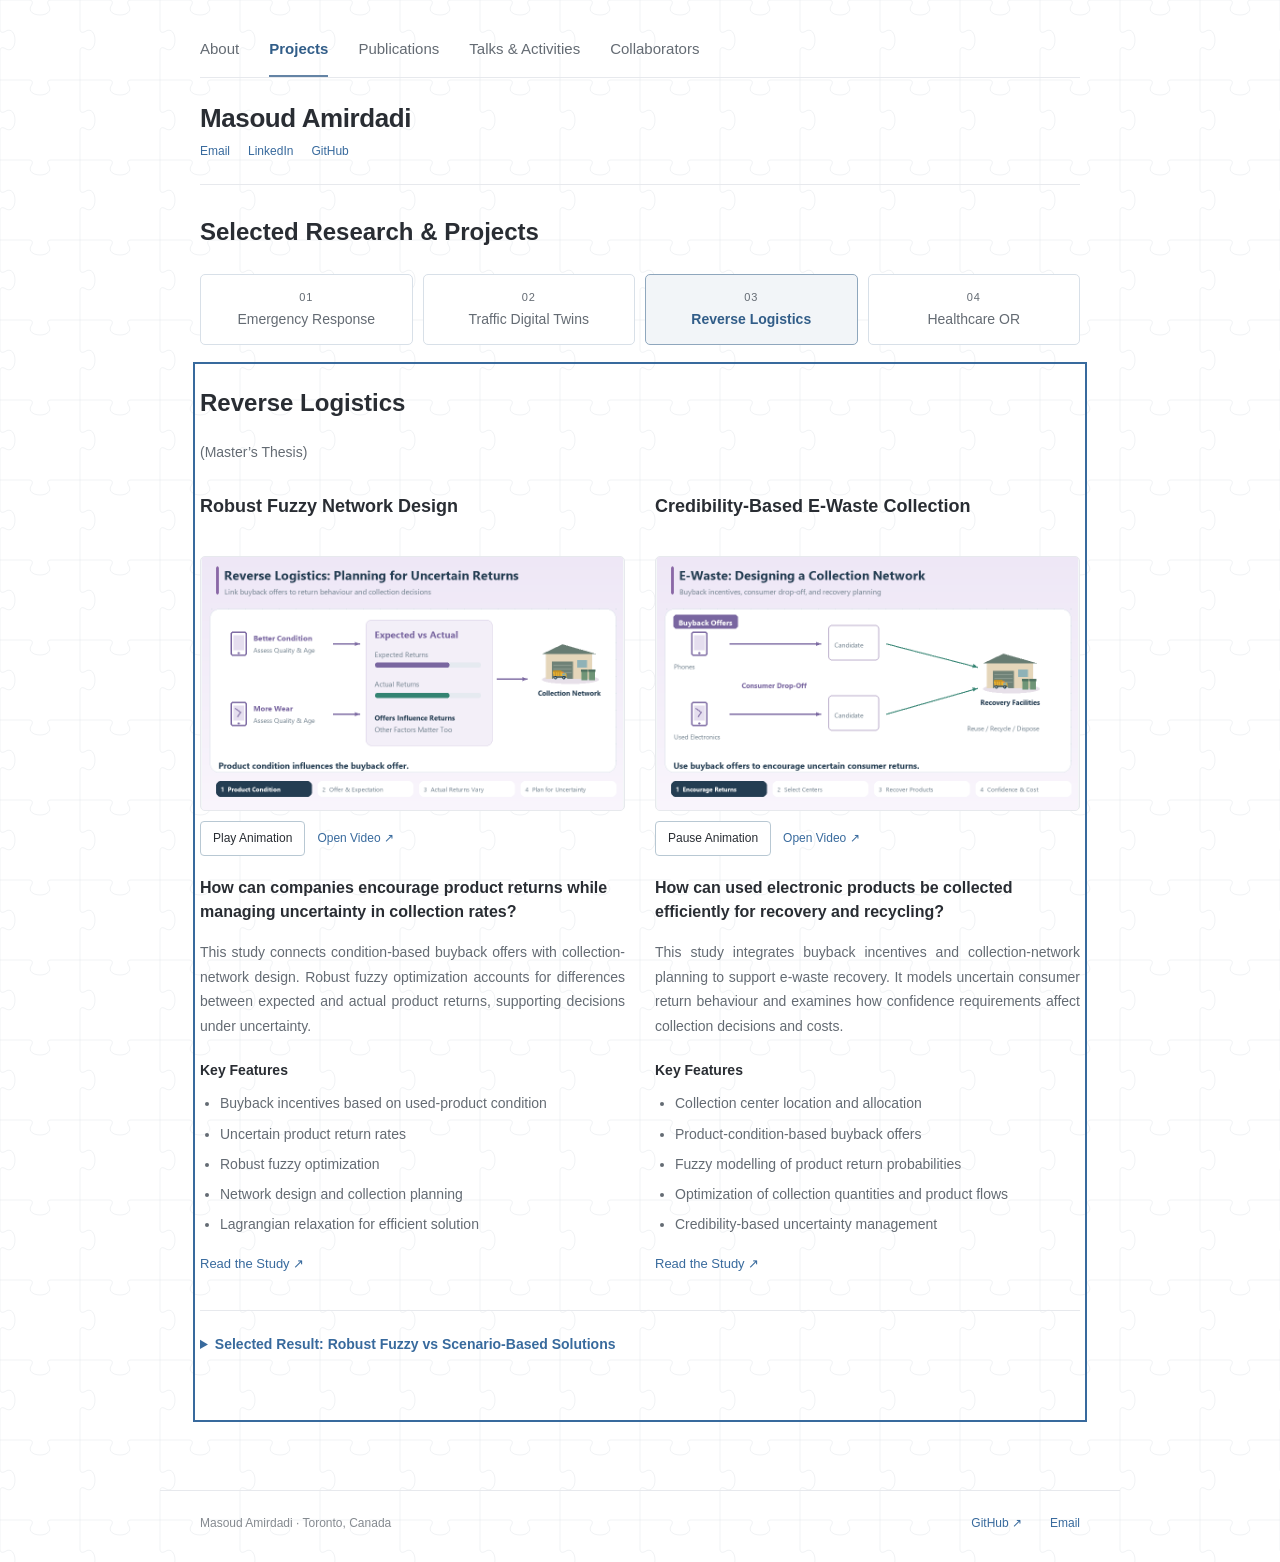
<file: reverse.html>
<!doctype html><html lang="en"><head><meta charset="utf-8"><meta http-equiv="refresh" content="0; url=projects.html#reverse"><title>Reverse Logistics | Masoud Amirdadi</title></head><body><p><a href="projects.html#reverse">View this project on the portfolio homepage</a></p></body></html>
</file>
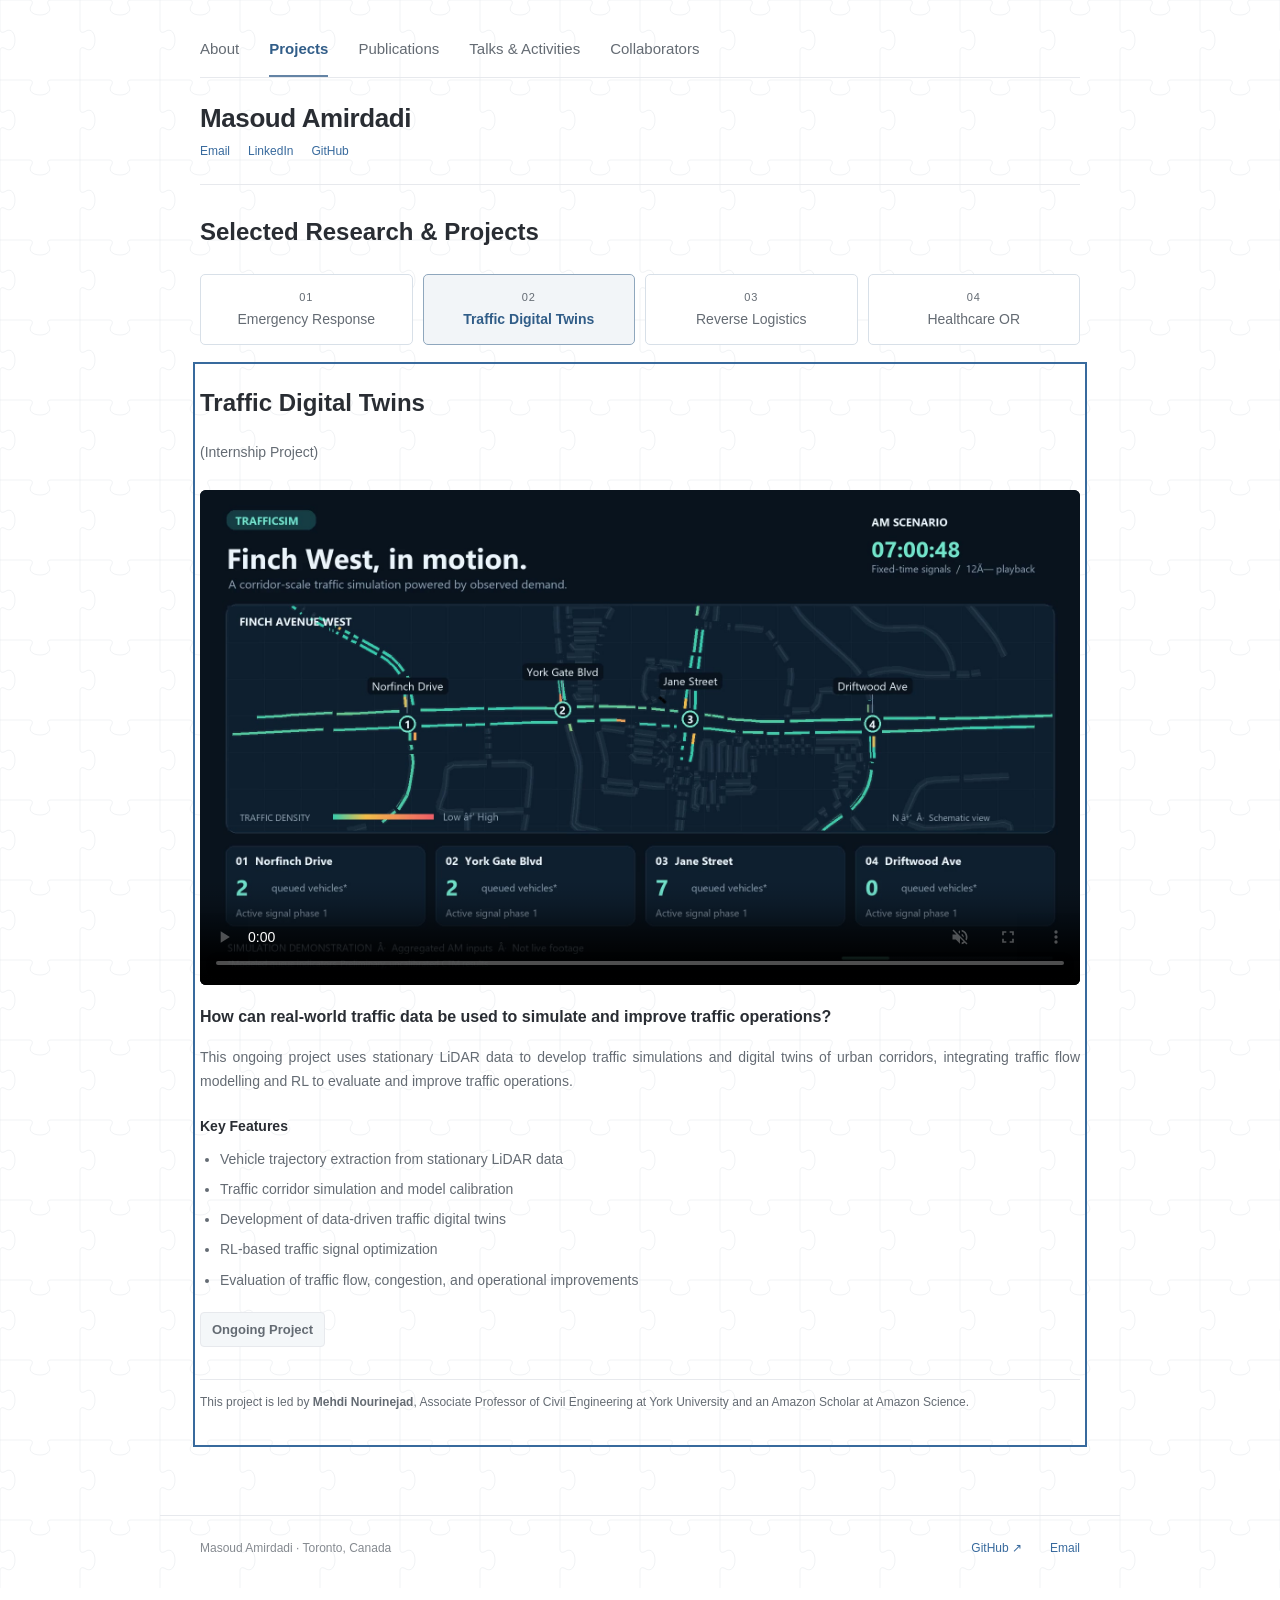
<file: transport.html>
<!doctype html><html lang="en"><head><meta charset="utf-8"><meta http-equiv="refresh" content="0; url=projects.html#transport"><title>Intelligent Transportation | Masoud Amirdadi</title></head><body><p><a href="projects.html#transport">View this project on the portfolio homepage</a></p></body></html>
</file>
<file: style.css>
:root{--paper:#f8f7f2;--ink:#213d37;--muted:#63716a;--line:#d8ded5;--accent:#b4c9a5}*{box-sizing:border-box}html{scroll-behavior:smooth;scroll-padding-top:28px}body{margin:0;background:var(--paper);color:var(--ink);font-family:'DM Sans',Arial,sans-serif;font-size:16px;line-height:1.65}a{color:inherit;text-decoration:none}a:hover{text-decoration:underline}button{font:inherit;cursor:pointer}header,main,footer{max-width:1280px;margin:auto;padding-left:64px;padding-right:64px}header{height:110px;display:flex;align-items:center;justify-content:space-between;border-bottom:1px solid var(--line)}.brand{display:flex;align-items:center;gap:16px;font-weight:700;font-size:23px;letter-spacing:-1px}.brand span{font-size:14px;letter-spacing:0;font-weight:500;border-left:1px solid var(--line);padding-left:16px}nav{display:flex;gap:29px;font-size:13px}.hero{padding:78px 0 60px}.eyebrow{font-size:11px;letter-spacing:1.7px;font-weight:600;text-transform:uppercase}.dot{display:inline-block;width:7px;height:7px;border-radius:50%;background:#738e66;margin-right:9px}h1,h2,h3,p{margin-top:0}h1,h2{font-family:'Libre Caslon Display',Georgia,serif;font-weight:400;line-height:1.08;letter-spacing:-1.7px}h1{font-size:clamp(50px,6.5vw,85px);margin:26px 0 28px}em{font-style:normal;color:#738268}.hero-bottom{display:flex;align-items:center;justify-content:space-between;gap:50px}.hero-bottom p{max-width:600px;color:var(--muted);font-size:17px;margin:0}.button{display:inline-flex;align-items:center;justify-content:space-between;gap:35px;border:0;background:var(--ink);color:white;padding:14px 22px;font-size:13px;white-space:nowrap}.button:hover{background:#39594d;text-decoration:none}.hero-note{font-size:11px;margin-top:35px;color:var(--muted)}section{scroll-margin-top:30px}.section-heading{display:flex;align-items:center;justify-content:space-between;border-top:1px solid var(--line);padding-top:30px;margin:20px 0 28px;gap:20px}.section-heading h2{font-size:34px;margin:0}.section-heading>span{font-size:9px;letter-spacing:1.5px}.section-heading>a{font-size:12px}.projects{display:grid;grid-template-columns:1fr 1fr;gap:36px 28px}.project-card:hover{text-decoration:none}.art{position:relative;height:265px;overflow:hidden;background:#e5e9de;transition:transform .25s}.project-card:hover .art{transform:translateY(-4px)}.index{position:absolute;top:19px;left:22px;font-size:9px;letter-spacing:1.4px;z-index:2}.art svg{width:100%;height:100%;padding-top:26px}.card-title{display:flex;align-items:center;justify-content:space-between;margin-top:18px}.card-title h3{font-size:20px;font-weight:500;margin:0}.card-title span{font-size:23px}.project-card>p{font-size:13px;color:var(--muted);margin:5px 0 0}.emergency .art,.demo.emergency{background:#e3ebe6}.reverse .art,.demo.reverse{background:#eee7d9}.transport .art,.demo.transport{background:#213e38;color:#e4eddd}svg text{fill:#4f6559;font:11px 'DM Sans',Arial,sans-serif;letter-spacing:1px}.links{stroke:#77927c;stroke-width:2;fill:none;stroke-dasharray:5 5}.node{fill:#f8f7f2;stroke:#55765a;stroke-width:3}.streets{stroke:#b9c9bc;fill:none}.water{fill:#bccfce}.coverage{fill:#8da88844;stroke:#718f6b;stroke-width:1.5}.stations{fill:#315944;stroke:#fff;stroke-width:3}.approach-band{margin:80px 0;padding:45px;background:#e9ece2;display:grid;grid-template-columns:1.5fr 1fr;gap:24px 60px}.approach-band .eyebrow{grid-column:1/-1}.approach-band h2{font-size:44px;margin:0}.approach-band p{align-self:end;color:var(--muted);font-size:15px;margin:0}.publication{display:grid;grid-template-columns:60px 1fr 130px;gap:25px;padding:24px 0;border-bottom:1px solid var(--line)}.publication>span,.publication>a{font-size:12px}.publication h3{font-size:16px;font-weight:500;line-height:1.5;margin:0 0 6px}.publication p{font-size:12px;color:var(--muted);margin:0}.about{display:grid;grid-template-columns:1fr 1fr;gap:70px;padding:85px 0}.about h2{font-size:41px;margin-top:20px}.about p{font-size:15px;color:var(--muted)}.text-link{display:inline-block;border-bottom:1px solid #899a87;margin:10px 22px 10px 0;font-size:13px}footer{border-top:1px solid var(--line);padding-top:25px;padding-bottom:30px;display:flex;gap:28px;font-size:11px;color:var(--muted)}footer span{margin-right:auto}.project-hero{padding:45px 0 60px;border-bottom:1px solid var(--line)}.back{font-size:12px;display:inline-block;margin-bottom:40px}.project-hero h1{font-size:70px}.question{max-width:750px;font-size:23px;color:var(--muted);margin-bottom:0}.project-layout{display:grid;grid-template-columns:210px 1fr;gap:60px;padding:55px 0}.project-layout aside{position:sticky;top:30px;align-self:start;display:flex;flex-direction:column;gap:17px;font-size:12px}.project-layout section{margin-bottom:48px}.project-layout h2{font-size:37px}.project-layout p{color:var(--muted);max-width:760px}.studies{display:grid;grid-template-columns:1fr 1fr;gap:25px;margin-top:26px}.studies article{border-top:2px solid #a4b397;padding-top:20px}.studies h3{font-size:17px}.studies p{font-size:14px}.demo{background:#e5e9de;padding:25px}.demo svg{width:100%;max-height:330px}.caption,.video-note{font-size:12px;margin:13px 0}.caption{font-style:italic}.demo .video-note{color:#cad5ca}.next-project{display:flex;justify-content:space-between;padding:30px 0 50px;border-top:1px solid var(--line);font-size:13px}.next-project span{font-size:22px}.road{height:260px;position:relative;overflow:hidden;padding-top:75px}.lane{height:50px;border-top:1px solid #82998c;border-bottom:1px dashed #82998c;position:relative;transform:rotate(-12deg) scale(1.15)}.lane.reverse{border-top:0;border-bottom:1px solid #82998c}.lane i{display:block;width:19px;height:9px;position:absolute;top:18px;left:-30px;background:#c5d7a6;border-radius:2px;animation:drive 9s linear infinite;animation-delay:calc(var(--i) * -1.35s)}.lane.reverse i{background:#8cbdb2;animation-direction:reverse}.sensor{position:absolute;right:22%;top:22px;font-size:9px;letter-spacing:2px}.scan{position:absolute;width:140px;height:140px;border:1px solid #acc8a04d;border-radius:50%;right:14%;top:35px;box-shadow:0 0 0 27px #acc8a00c,0 0 0 55px #acc8a008}.paused .lane i{animation-play-state:paused}@keyframes drive{to{left:110%}}.skip{position:absolute;left:15px;top:-80px;background:white;padding:10px;z-index:9}.skip:focus{top:10px}:focus-visible{outline:3px solid #b1803b;outline-offset:5px}video{width:100%}@media(prefers-reduced-motion:reduce){html{scroll-behavior:auto}.lane i{animation-play-state:paused}.art{transition:none}}@media(max-width:800px){header,main,footer{padding-left:25px;padding-right:25px}header{height:auto;min-height:100px;flex-wrap:wrap;padding-top:18px;padding-bottom:18px;gap:15px}nav{gap:20px}.hero{padding-top:48px}.hero-bottom{display:block}.hero-bottom .button{margin-top:25px}.section-heading{align-items:start}.section-heading>span{display:none}.art{height:210px}.card-title h3{font-size:18px}.approach-band{padding:30px;gap:25px;grid-template-columns:1fr}.approach-band h2{font-size:37px}.about{gap:30px}.project-layout{grid-template-columns:1fr;gap:30px}.project-layout aside{position:static;flex-direction:row;flex-wrap:wrap}.project-hero h1{font-size:54px}.publication{grid-template-columns:45px 1fr}.publication>a{grid-column:2}.next-project{gap:20px}.next-project span{font-size:17px}}@media(max-width:520px){.projects,.about,.studies{grid-template-columns:1fr}.art{height:250px}.hero h1{font-size:49px}.section-heading h2{font-size:29px}.section-heading{flex-wrap:wrap}.about{padding:55px 0}.about h2{font-size:36px}.project-hero h1{font-size:46px}.question{font-size:20px}footer{flex-wrap:wrap;gap:15px}footer span{flex-basis:100%}.next-project{flex-direction:column}.brand span{font-size:13px}}

/* Quiet academic theme: white with a faint interlocking jigsaw pattern. */
:root{--paper:#fff;--ink:#292d33;--muted:#646b73;--line:#e7e9ed;--accent:#456c9e}
body{background-color:#fff;background-image:url("data:image/svg+xml,%3Csvg%20xmlns%3D%22http%3A%2F%2Fwww.w3.org%2F2000%2Fsvg%22%20width%3D%2280%22%20height%3D%2280%22%20viewBox%3D%220%200%2080%2080%22%3E%3Cg%20fill%3D%22none%22%20stroke%3D%22%236a7d92%22%20stroke-opacity%3D%22.10%22%20stroke-width%3D%221%22%3E%3Cpath%20d%3D%22M0%200H29C33%200%2033%203%2031%206C25%2018%2055%2018%2049%206C47%203%2047%200%2051%200H80%20M0%2080H29C33%2080%2033%2083%2031%2086C25%2098%2055%2098%2049%2086C47%2083%2047%2080%2051%2080H80%20M0%200V29C0%2033%203%2033%206%2031C18%2025%2018%2055%206%2049C3%2047%200%2047%200%2051V80%20M80%200V29C80%2033%2083%2033%2086%2031C98%2025%2098%2055%2086%2049C83%2047%2080%2047%2080%2051V80%22%2F%3E%3C%2Fg%3E%3C%2Fsvg%3E");background-size:80px 80px;font-family:Arial,Helvetica,sans-serif;font-size:16px;line-height:1.8;color:var(--ink)}
header,main,footer{max-width:960px;padding-left:40px;padding-right:40px}
main{min-height:65vh}h1,h2,h3{font-family:Arial,Helvetica,sans-serif;letter-spacing:normal;color:var(--ink)}h1{font-weight:700}h2{font-weight:600}a{color:#386a9d}a:hover{color:#254b72}em{color:inherit}header{height:90px}.brand{font-size:17px;font-weight:600;letter-spacing:0;color:var(--ink)}nav{font-size:13px;gap:24px}
.profile{padding:75px 0 27px}.profile h1{font-size:38px;line-height:1.25;margin:0 0 15px;letter-spacing:-1px}.position{font-size:17px;line-height:1.65;color:var(--muted);margin-bottom:18px}.profile-links{display:flex;gap:22px;font-size:14px}.tabs{display:flex;gap:30px;border-bottom:1px solid var(--line);margin:12px 0 30px}.tabs button{background:transparent;color:var(--muted);border:0;border-bottom:2px solid transparent;padding:11px 0;font-size:15px}.tabs button[aria-selected=true]{border-color:#386a9d;color:#386a9d;font-weight:600}.tabs button:hover{color:#386a9d}[hidden]{display:none!important}[role=tabpanel]{min-height:310px;margin-bottom:55px;outline-offset:7px}.intro h2{font-size:24px;margin-bottom:23px}.intro p{font-size:16px;margin:0 0 21px;max-width:820px;color:#424951}.section-heading{border:0;padding:0;margin:0 0 25px}.section-heading h2{font-size:24px;line-height:1.4}.projects{display:flex;flex-direction:column;gap:0}.project-card{display:grid;grid-template-columns:190px 1fr;column-gap:26px;padding:23px 0;border-bottom:1px solid var(--line);align-content:center}.project-card:first-child{padding-top:0}.project-card .art{grid-row:1/3;height:115px;border-radius:3px;background:#f0f3f4}.project-card:hover .art{transform:none}.project-card .index{display:none}.project-card .art svg{padding:0}.card-title{margin:8px 0 0;align-self:end}.card-title h3{font-size:18px;color:#386a9d;font-weight:600}.card-title>span{display:none}.project-card>p{font-size:14px;margin:5px 0 10px;align-self:start}.transport .art{background:#eaf0f2;color:#485f6d}.project-card .road{height:115px;padding-top:30px}.project-card .lane{height:27px}.project-card .lane i{top:10px;background:#587e99;height:6px;animation-play-state:paused}.project-card .sensor{display:none}.project-card .scan{width:65px;height:65px;top:14px;border-color:#9cacb455}.publication{grid-template-columns:48px 1fr 110px;gap:20px}.publication h3{font-size:15px}.publication p{font-size:13px}.publication>a{font-size:11px}.project-hero{padding:32px 0}.project-hero h1{font-size:38px;line-height:1.2}.project-hero .eyebrow{font-size:10px;letter-spacing:.8px;color:var(--muted)}.question{font-size:20px}.back{margin-bottom:25px}.project-layout{grid-template-columns:155px 1fr;gap:35px;padding:36px 0}.project-layout h2{font-size:25px}.project-layout p{font-size:15px}.project-layout aside{font-size:11px}.studies{grid-template-columns:1fr;gap:15px}.studies article{border-top:1px solid var(--line)}.studies h3{font-size:17px}.demo{background:#f1f4f4}.demo.emergency{background:#edf2f3}.demo.reverse{background:#f4f3ef}.demo.transport{background:#35434d}.button{background:#426b8b;border-radius:3px;padding:10px 16px}.button:hover{background:#345873;color:white}.text-link{border:0}.next-project span{font-size:17px}.next-project{padding-bottom:30px}footer{font-size:12px;padding-top:22px;padding-bottom:28px}footer span{color:#858a90}.home footer{margin-top:25px}:focus-visible{outline:2px solid #386a9d;outline-offset:5px}
@media(max-width:700px){header,main,footer{padding-left:24px;padding-right:24px}.profile{padding-top:42px}.profile h1{font-size:31px}.project-layout{grid-template-columns:1fr}.project-layout aside{flex-direction:row;position:static;flex-wrap:wrap}.project-hero h1{font-size:33px}.project-card{grid-template-columns:135px 1fr;column-gap:18px}.project-card .art{height:105px}.card-title h3{font-size:16px}.project-card>p{font-size:12px}.publication{grid-template-columns:40px 1fr}.publication>a{grid-column:2}.tabs{gap:26px}.section-heading{align-items:center}.section-heading h2{font-size:22px}.section-heading>a{font-size:11px}.position{font-size:15px}}
@media(max-width:430px){.project-card{grid-template-columns:1fr}.project-card .art{display:none}.card-title{margin-top:0}.project-card>p{margin-bottom:0;font-size:14px}.profile h1{font-size:29px}.intro p{font-size:15px}.tabs button{font-size:14px}header{gap:10px}nav{gap:16px}.project-hero h1{font-size:30px}}
/* Project visuals on the left, concise explanations on the right. */
.home .intro{margin:12px 0 48px}
.home #projects,.home #publications{padding-top:30px;border-top:1px solid var(--line);margin-bottom:55px}
.profile-links{flex-wrap:wrap;gap:10px 22px}
.home .projects{display:flex;flex-direction:column;gap:0}
.home .project-card{display:grid;grid-template-columns:240px minmax(0,1fr);align-items:center;gap:28px;padding:25px 0;border-bottom:1px solid var(--line)}
.home .project-card:first-child{padding-top:0}
.home .project-card .art{display:block;grid-row:auto;height:150px;border-radius:3px}
.project-caption h3{font-size:19px;line-height:1.4;color:#386a9d;margin:0 0 5px;font-weight:600}
.project-caption p{font-size:14px;line-height:1.65;color:var(--muted);margin:8px 0 0}
.project-caption .project-subtitle{font-size:12px;color:#727a83;margin:0 0 8px}
.home .project-card .road{height:150px;padding-top:45px}
.home .project-card .lane{height:31px}
.home .project-card .lane i{top:12px}
.home .project-card .scan{width:78px;height:78px;top:22px}
.eyebrow{text-transform:none;letter-spacing:.4px}
.intro a{text-decoration:underline;text-underline-offset:3px}
@media(max-width:650px){.home .project-card{grid-template-columns:150px minmax(0,1fr);gap:20px}.home .project-card .art{height:120px}.project-caption h3{font-size:17px}.project-caption p{font-size:13px}}
@media(max-width:480px){.home .project-card{grid-template-columns:105px minmax(0,1fr);gap:15px;align-items:start}.home .project-card .art{height:90px}.home .project-card .road{height:90px;padding-top:22px}.home .intro{margin-bottom:35px}.project-caption h3{font-size:16px}.project-caption .project-subtitle{font-size:11px}}
.healthcare-illustration{display:block;width:100%;height:auto;object-fit:contain}
.home .project-card.healthcare .art{height:auto;aspect-ratio:3/2;background:white}
.home .project-card.healthcare .art img{height:100%}
.demo.healthcare{background:white;padding:0}
.demo.healthcare .healthcare-illustration{border:1px solid var(--line);border-radius:3px}
.healthcare-previews{display:grid;gap:5px;width:100%}
.healthcare-previews img{display:block;width:100%;height:auto!important;border:1px solid var(--line)}
.home .project-card.healthcare .art{aspect-ratio:auto;height:auto}
.study-animation{margin:0 0 30px}
.study-animation>img{display:block;width:100%;height:auto;border:1px solid var(--line);border-radius:5px}
.study-animation figcaption{display:flex;flex-wrap:wrap;align-items:center;gap:12px;font-size:12px;margin-top:10px}
.study-animation figcaption span{flex:1 1 100%;font-weight:600;font-size:15px}
.gif-toggle{background:white;border:1px solid #b8c8d3;border-radius:4px;color:var(--ink);padding:6px 12px;font-size:12px}
/* Two healthcare studies, each with its explanation beneath the animation. */
.healthcare-feature{padding:0 0 28px;border-bottom:1px solid var(--line)}
.healthcare-feature>h3{font-size:24px;margin:0 0 24px}
.healthcare-study-grid{display:grid;grid-template-columns:repeat(2,minmax(0,1fr));gap:30px}
.healthcare-study{min-width:0}
.healthcare-study .study-animation{margin:0 0 20px}
.study-explanation p{font-size:14px;line-height:1.75;color:var(--muted);margin:0 0 16px}
.study-explanation .study-question{font-size:16px;line-height:1.5;color:var(--ink)}
.study-explanation h4{font-size:14px;margin:20px 0 8px}
.study-explanation ul{margin:0;padding-left:20px;font-size:14px;line-height:1.8;color:var(--muted)}
.study-explanation li{margin-bottom:5px}
.project-layout .healthcare-study-grid{grid-template-columns:1fr}
@media(max-width:680px){.healthcare-study-grid{grid-template-columns:1fr;gap:35px}}
.transport-feature{padding:28px 0;border-bottom:1px solid var(--line)}
.transport-feature>h3{font-size:24px;margin:0 0 24px}
.transport-video{display:block;width:100%;height:auto;aspect-ratio:16/9;background:#09131f;border-radius:6px}
.transport-feature .study-explanation{margin-top:20px}
.demo.transport{padding:0;background:transparent}
.emergency-feature{padding:28px 0;border-bottom:1px solid var(--line)}
.emergency-feature>h3{font-size:24px;margin:0 0 24px}
.emergency-study-grid{display:grid;grid-template-columns:repeat(2,minmax(0,1fr));gap:30px}
.emergency-study{min-width:0}
.study-name{font-size:18px;margin:0 0 16px}
.emergency-study .study-animation,.map-preview{margin:0 0 20px}
.map-preview img{display:block;width:100%;height:auto;border:1px solid var(--line);border-radius:5px}
.map-preview figcaption{font-size:12px;margin-top:10px}
.demo.emergency{background:transparent;padding:0}
.project-layout .emergency-study-grid{grid-template-columns:1fr}
@media(max-width:680px){.emergency-study-grid{grid-template-columns:1fr;gap:35px}}
.reverse-feature{padding:28px 0;border-bottom:1px solid var(--line)}
.reverse-feature>h3{font-size:24px;margin:0 0 24px}
.reverse-study-grid{display:grid;grid-template-columns:repeat(2,minmax(0,1fr));gap:30px}
.reverse-study{min-width:0}
.reverse-study .study-animation{margin:0 0 20px}
.demo.reverse{background:transparent;padding:0}
.project-layout .reverse-study-grid{grid-template-columns:1fr}
@media(max-width:680px){.reverse-study-grid{grid-template-columns:1fr;gap:35px}}
.study-status{display:inline-block;margin:14px 0 8px;padding:5px 11px;border:1px solid var(--line);border-radius:4px;background:#f4f7f9;color:var(--muted);font-size:13px;font-weight:600}
/* Align paired study media, controls, and text starts. */
.healthcare-study-grid,.emergency-study-grid,.reverse-study-grid{align-items:start}
.study-name{min-height:50px;display:flex;align-items:flex-start;margin-bottom:16px}
.study-animation,.map-preview{width:100%;margin-left:0;margin-right:0}
.study-animation>img,.map-preview>a{display:block;width:100%;aspect-ratio:5/3;height:auto;box-sizing:border-box}
.map-preview>a{background:#eef3f7;border:1px solid var(--line);border-radius:5px;overflow:hidden}
.map-preview>a>img{height:100%;width:100%;object-fit:contain;border:0;border-radius:0}
.study-animation figcaption,.map-preview figcaption{min-height:34px;display:flex;align-items:center;margin-top:10px}
.healthcare-study .study-animation,.emergency-study .study-animation,.reverse-study .study-animation,.map-preview{margin-bottom:20px}
@media(max-width:680px){.study-name{min-height:0}}
/* Justify prose while keeping headings, labels, and controls aligned naturally. */
.intro p,.study-explanation p:not(.study-question){text-align:justify;text-justify:inter-word;hyphens:auto;overflow-wrap:break-word}

/* Research context below each project heading. */
.projects .project-context{margin:-8px 0 24px;color:var(--muted);font-size:14px;font-weight:400;text-align:left;}
.project-toggle{display:flex;align-items:center;justify-content:space-between;gap:16px;width:100%;padding:0;border:0;background:transparent;color:inherit;font:inherit;text-align:left;cursor:pointer}
.project-toggle-action{flex-shrink:0;font-size:13px;font-weight:400;color:var(--muted)}
.project-toggle:hover .project-toggle-action{color:var(--ink)}
.project-toggle:focus-visible{outline:2px solid currentColor;outline-offset:6px;border-radius:2px}
.project-content[hidden]{display:none!important}
@media(max-width:480px){.project-toggle{align-items:flex-start}.project-toggle-action{padding-top:5px;font-size:12px}}

/* Compact linked tool preview alongside the final introduction paragraph. */
.intro-tool{display:grid;grid-template-columns:minmax(0,1fr) 280px;gap:24px;align-items:start;margin-top:20px}
.intro .intro-tool>p{margin:0}
.intro-tool-preview{margin:0;min-width:0}
.intro-tool-preview>a{display:block;border:1px solid var(--line);border-radius:5px;overflow:hidden}
.intro-tool-preview img{display:block;width:100%;height:auto}
.intro-tool-preview figcaption{margin-top:7px;font-size:11px;line-height:1.5;color:var(--muted)}
@media(max-width:680px){.intro-tool{grid-template-columns:1fr;gap:14px}.intro-tool-preview{width:100%;max-width:360px}}



/* Portrait and identity share one compact header. */
.profile{display:flex;align-items:center;gap:28px}
.profile-portrait{flex:0 0 auto;width:130px;height:auto;border:1px solid var(--line);border-radius:6px}
.profile-details{min-width:0;flex:1}
@media(max-width:600px){.profile{gap:18px;align-items:flex-start}.profile-portrait{width:90px}.profile h1{font-size:26px}.profile-links{gap:9px 15px}}
@media(max-width:380px){.profile{gap:12px}.profile-portrait{width:72px}.profile h1{font-size:23px}}
.collaborators{margin:12px 0 60px}
.collaborators h2{font-size:24px;margin:0 0 18px}
.collaborators>p{font-size:16px;color:var(--muted);margin-bottom:28px}
.collaborator-list{list-style:none;margin:0;padding:0;display:grid;grid-template-columns:repeat(2,minmax(0,1fr));gap:0 32px}
.collaborator-list li{padding:22px 0;border-top:1px solid var(--line)}
.collaborator-list h3{font-size:18px;margin:0 0 10px}
.collaborator-list a{font-size:14px;text-decoration:underline;text-underline-offset:3px}
.profile-links a[aria-current="page"]{font-weight:600;text-decoration:underline;text-underline-offset:5px}
@media(max-width:600px){.collaborator-list{grid-template-columns:1fr}}
.collaborator-role{margin:0 0 12px;font-size:14px;color:var(--muted);line-height:1.5}
.activities{margin:12px 0 60px}
.activities>h2{font-size:24px;margin:0 0 28px}
.activity-grid{display:grid;grid-template-columns:repeat(2,minmax(0,1fr));gap:32px 26px}
.activity-card{margin:0;min-width:0}
.gallery-photo{display:flex;align-items:center;justify-content:center;aspect-ratio:4/3;overflow:hidden;border:1px solid var(--line);border-radius:5px;background:#f4f5f5;padding:10px;box-sizing:border-box}
.gallery-photo img{display:block;width:100%;height:100%;min-height:0;object-fit:contain;object-position:center}
.activity-card h3{font-size:17px;line-height:1.5;margin:12px 0 4px}
.activity-card figcaption p{font-size:14px;color:var(--muted);margin:0}
.photo-viewer{border:0;border-radius:6px;padding:16px;max-width:94vw;max-height:94vh;background:white;color:var(--ink)}
.photo-viewer::backdrop{background:rgba(15,24,32,.8)}
.photo-viewer img{display:block;width:80vw;height:68vh;max-width:1100px;max-height:68vh;margin:auto;object-fit:contain;object-position:center}
.photo-close{display:block;margin:0 0 12px auto;padding:7px 12px;border:1px solid var(--line);border-radius:4px;background:white;color:inherit;cursor:pointer}
.photo-viewer p{margin:12px 0 0;font-size:14px}
@media(max-width:600px){.activity-grid{grid-template-columns:1fr;gap:28px}}

/* Main page tabs sit above the identity block, separate from contact links. */
.page-tabs{display:flex;gap:30px;align-items:center;flex-wrap:wrap;padding:25px 0 0;margin:0;border-bottom:1px solid var(--line);font-size:15px}
.page-tabs a{padding:10px 0 13px;border-bottom:2px solid transparent;color:var(--muted);text-decoration:none}
.page-tabs a:hover{color:var(--accent)}
.page-tabs a[aria-current="page"]{color:var(--accent);border-bottom-color:var(--accent);font-weight:600}
.page-tabs+.profile{padding-top:34px}
@media(max-width:600px){.page-tabs{gap:8px 20px;font-size:14px;padding-top:16px}.page-tabs+.profile{padding-top:26px}}

.projects-overview{font-size:16px;color:var(--muted);line-height:1.8;margin:0 0 28px;text-align:justify;hyphens:auto}

/* Four project choices with one visible research panel. */
.project-tabs{display:grid;grid-template-columns:repeat(4,minmax(0,1fr));gap:10px;margin:0 0 24px}
.project-tabs button{padding:14px 12px;line-height:1.5;font-size:14px;font-weight:500;text-align:center;color:var(--muted);border:1px solid var(--line);border-radius:5px;background:#fff}
.project-tabs button:hover{border-color:var(--accent);color:var(--accent)}
.project-tabs button[aria-selected="true"]{background:#eef3f8;border-color:var(--accent);color:#254b72;font-weight:600}
.projects>[role="tabpanel"]{border-bottom:0;padding-top:12px;margin-bottom:20px}
@media(max-width:700px){.project-tabs{grid-template-columns:repeat(2,minmax(0,1fr))}}

.project-credit{font-size:12px;line-height:1.7;color:var(--muted);border-top:1px solid var(--line);padding-top:12px;margin:24px 0 0}

/* Subtle emphasis for navigation, preserving the quiet academic layout. */
.page-tabs a[aria-current="page"]{color:#315d88;border-bottom:2px solid #6484a5;font-weight:600}
.project-tabs button{border-color:#d8e0e8;background:#fff}
.project-tabs button[aria-selected="true"]{background:#f2f5f8;border-color:#8fa7bd;color:#315d88;box-shadow:none}

.study-animation>.study-video{display:block;width:100%;height:auto;aspect-ratio:5/3;border:1px solid var(--line);border-radius:5px;background:#f4f7f8}
.project-tab-number{display:block;font-size:11px;font-weight:400;letter-spacing:1px;margin-bottom:4px;color:var(--muted)}
@media(max-width:680px){.intro p,.study-explanation p:not(.study-question){text-align:left;text-justify:auto;hyphens:none}}
.home-research{margin:36px 0 55px;padding-top:28px;border-top:1px solid var(--line)}
.home-research>h2{font-size:24px;margin:0 0 24px}
.research-preview-grid{display:grid;grid-template-columns:repeat(2,minmax(0,1fr));gap:24px}
.research-preview{display:grid;grid-template-columns:130px minmax(0,1fr);gap:16px;align-items:start;padding:16px 0;border-top:1px solid var(--line);color:inherit}
.research-preview:hover{text-decoration:none;color:inherit}
.research-preview img{display:block;width:100%;height:auto;aspect-ratio:5/3;object-fit:contain;background:#f4f7f8;border:1px solid var(--line);border-radius:4px}
.research-preview h3{font-size:16px;line-height:1.4;margin:0 0 7px}
.research-preview p{font-size:13px;line-height:1.65;color:var(--muted);margin:0 0 9px;text-align:left}
.preview-link{font-size:12px;color:#386a9d}
.research-preview:hover .preview-link{text-decoration:underline}
@media(max-width:760px){.research-preview-grid{grid-template-columns:1fr;gap:8px}.research-preview{grid-template-columns:145px minmax(0,1fr)}}
@media(max-width:400px){.research-preview{grid-template-columns:105px minmax(0,1fr);gap:13px}}
.published-result{margin:24px 0;border-top:1px solid var(--line);padding-top:15px}
.published-result summary{cursor:pointer;font-size:14px;font-weight:600;color:#386a9d;padding:6px 0}
.published-result figure{margin:18px 0 0;max-width:600px}
.published-result img{display:block;width:100%;height:auto;border:1px solid var(--line);background:#fff}
.published-result figcaption{font-size:13px;line-height:1.7;margin-top:12px;color:var(--muted)}
.published-result figcaption p{margin:0 0 7px;text-align:left}
.subpage .profile{gap:18px;padding:24px 0 22px}
.subpage .profile-portrait{width:72px}
.subpage .profile h1{font-size:26px;margin-bottom:6px;letter-spacing:-.4px}
.subpage .position{font-size:13px;line-height:1.5;margin-bottom:8px}
.subpage .profile-links{font-size:12px;gap:8px 18px}
@media(max-width:480px){.subpage .profile{gap:14px;padding:20px 0}.subpage .profile-portrait{width:58px}.subpage .profile h1{font-size:22px}.subpage .position br{display:block}}

/* Slightly larger portrait on About. */
.home:not(.subpage) .profile-portrait{width:155px}
.publications{margin:12px 0 48px}.publications-intro{color:var(--muted);line-height:1.7}
.publication-list{list-style:none;padding:0;margin:26px 0}.publication-list>li{display:grid;grid-template-columns:64px minmax(0,1fr);gap:18px;padding:25px 0;border-top:1px solid var(--line)}
.publication-year{font-size:14px;font-weight:600;color:var(--accent);padding-top:3px}.publication-list h3{font-size:19px;line-height:1.5;margin:0 0 10px;font-weight:600}.publication-list h3 a{color:inherit}.publication-list h3 a:hover{color:var(--accent)}
.publication-authors,.publication-journal{font-size:14px;line-height:1.7;margin:4px 0;text-align:left}.publication-journal{color:var(--muted);font-style:italic}.publication-links{display:flex;flex-wrap:wrap;gap:10px 22px;margin-top:13px;font-size:13px}.publication-note{font-size:12px;color:var(--muted);line-height:1.7}
@media(max-width:600px){.publication-list>li{grid-template-columns:1fr;gap:8px;padding:22px 0}.publication-list h3{font-size:17px}.publication-year{padding:0}}
@media(max-width:600px){.home:not(.subpage) .profile-portrait{width:105px}}
@media(max-width:380px){.home:not(.subpage) .profile-portrait{width:80px}}
</file>
